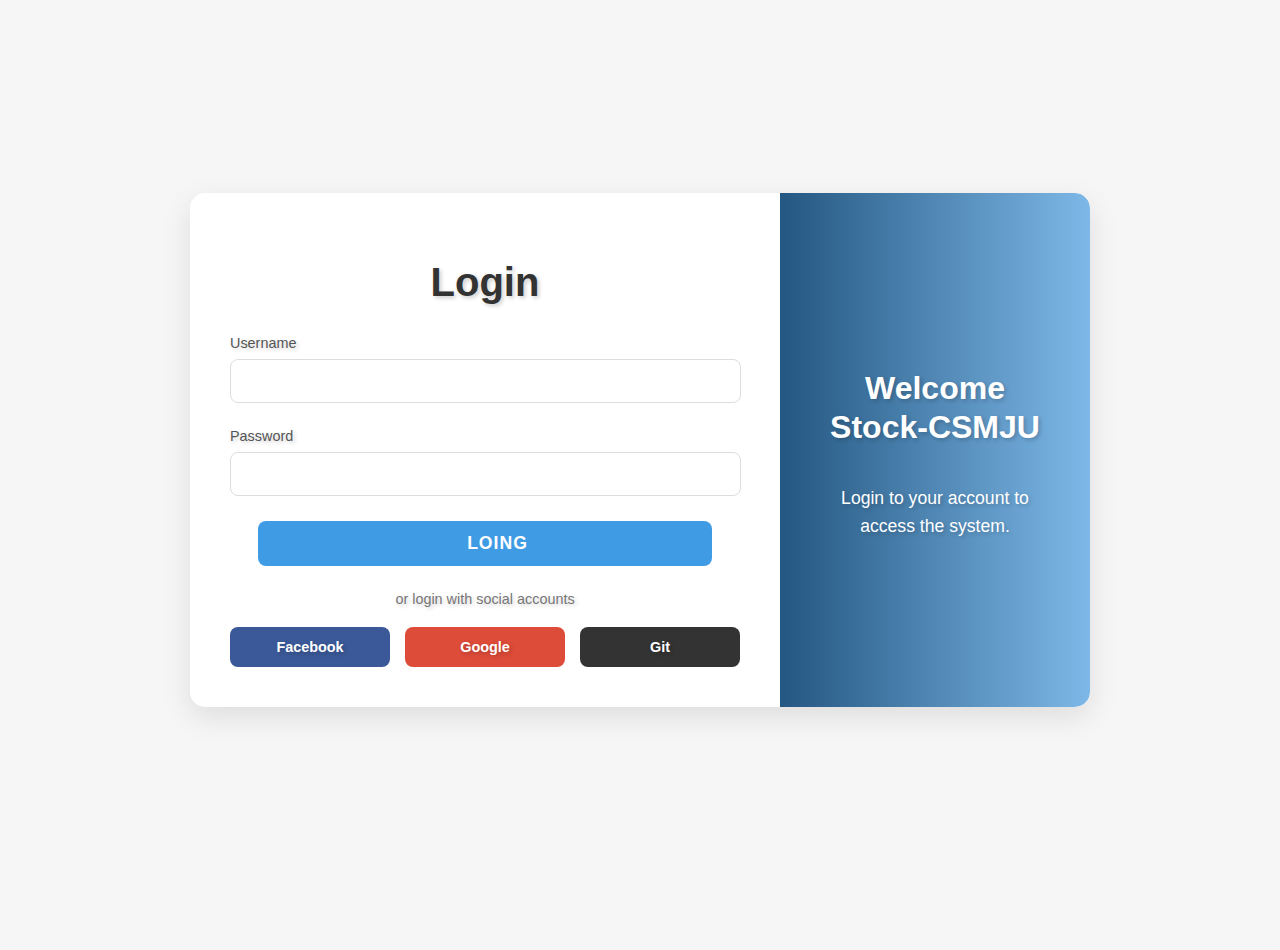
<file: index.html>
<!DOCTYPE html>
<html lang="en">
<head>
    <meta charset="UTF-8">
    <meta name="viewport" content="width=device-width, initial-scale=1.0">
    <title>Login</title>
    <link rel="stylesheet" href="/css/styles.css">

<body>

    <div>
        <div class="login-container">
            <div class="form-lodin">
                <form action="admin.html" method="GET">
                    <h1>Login</h1>
                    <div class="input-group">
                        <label for="username">Username</label>
                        <input type="text" id="username" name="username">
                        <i class="bx user"></i>
                    </div>
                    <div class="input-group">
                        <label for="password">Password</label>
                        <input type="password" id="password" name="password">
                        <i class="bx lock"></i>
                    </div>
                    <div class="input-group"> 
                        <button type="submit">LOING</button>
                    </div>
                    <p>or login with social accounts</p>
                    <div class="social-login">
                        <a href="#" class="social-btn facebook">Facebook</a>
                        <a href="#" class="social-btn google">Google</a>
                        <a href="#" class="social-btn git">Git</a>
                    </div>
                </form>
            </div>
        </div>
        
        <div class="toggle-page">
            <h2>Welcome Stock-CSMJU</h2>
            <p>Login to your account to access the system.</p>
        </div>
</html>
</file>
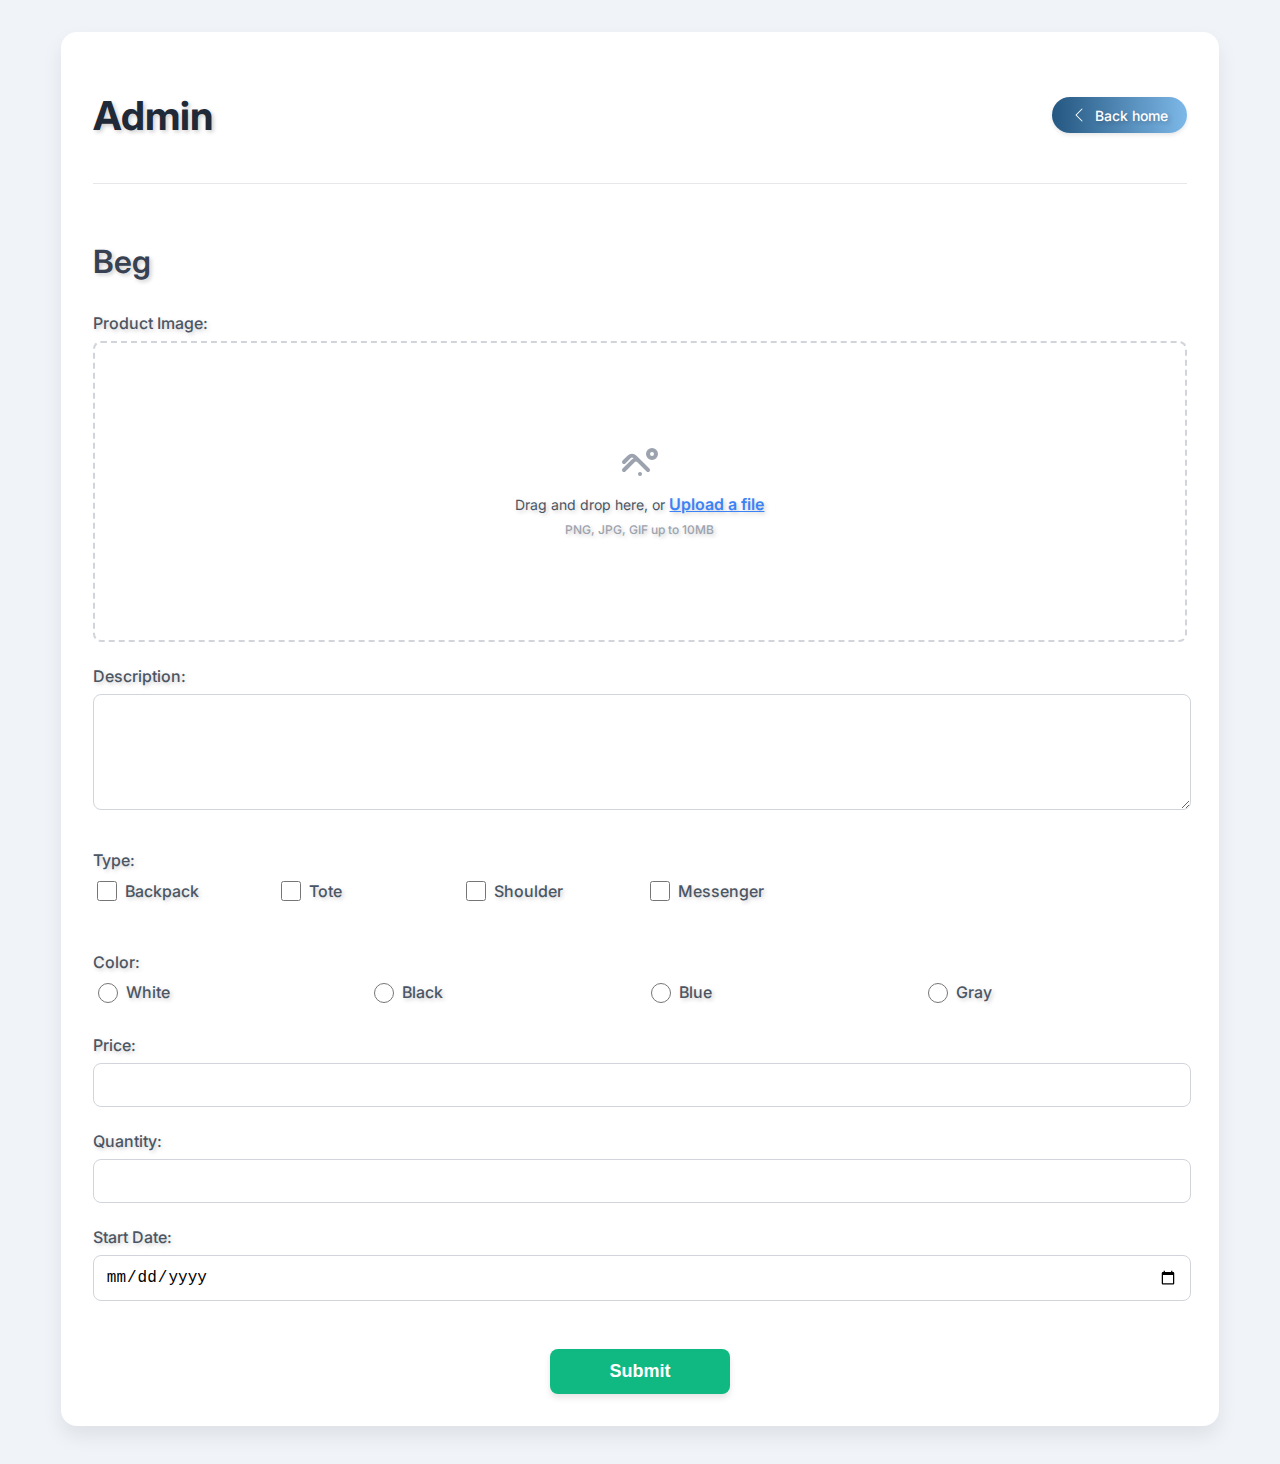
<file: bag.html>
<!DOCTYPE html>
<html lang="en">

<head>
  <meta charset="UTF-8" />
  <meta name="viewport" content="width=device-width, initial-scale=1.0" />
  <title>Admin</title>
  <link rel="stylesheet" href="https://fonts.googleapis.com/css2?family=Inter:wght@400;500;600;700&display=swap">
  <link rel="stylesheet" href="https://cdnjs.cloudflare.com/ajax/libs/font-awesome/5.15.4/css/all.min.css">
  <link rel="stylesheet" href="/css/stylesss.css">
</head>

<body>

  <div class="container">
    <!-- Header -->
    <div class="header">
      <h1>Admin</h1>
      <a href="admin.html" class="back-home">
        <svg xmlns="http://www.w3.org/2000/svg" width="16" height="16" fill="currentColor"
          viewBox="0 0 16 16">
          <path fill-rule="evenodd"
            d="M11.354 1.646a.5.5 0 0 1 0 .708L5.707 8l5.647 5.646a.5.5 0 0 1-.708.708l-6-6a.5.5 0 0 1 0-.708l6-6a.5.5 0 0 1 .708 0z" />
        </svg>
        Back home
      </a>
    </div>

    <form action="/admin" method="POST" enctype="multipart/form-data">
      <h2>Beg</h2>

      <!-- Product Image -->
      <div>
        <label for="productimage">Product Image:</label>
        <div class="file-upload-area">
          <div class="file-upload-content">
            <svg class="icon" xmlns="http://www.w3.org/2000/svg" fill="none"
              viewBox="0 0 24 24" stroke="currentColor">
              <path stroke-linecap="round" stroke-linejoin="round" stroke-width="2"
                d="M4 16l4.586-4.586a2 2 0 012.828 0L16 16m-2-2l-4.586-4.586a2 2 0 00-2.828 0L4 12m16-4a2 2 0 11-4 0 2 2 0 014 0zM12 18v.01" />
            </svg>
            <div class="file-upload-text">
              <span>Drag and drop here, or</span>
              <label for="productimage">
                Upload a file
                <input type="file" name="productimage" id="productimage" accept="image/*">
              </label>
            </div>
            <p class="file-upload-note">PNG, JPG, GIF up to 10MB</p>
          </div>
        </div>
      </div>

      <!-- รายละเอียด -->
      <div>
        <label for="description">Description:</label>
        <textarea name="description" id="description" rows="5" maxlength="500" ></textarea>
      </div>

      <!-- ประเภทกระเป๋า -->
      <div>
        <p>Type:</p>
        <div class="checkbox-group">
          <label><input type="checkbox" name="bag_type[]" value="backpack"> Backpack</label>
          <label><input type="checkbox" name="bag_type[]" value="tote"> Tote</label>
          <label><input type="checkbox" name="bag_type[]" value="shoulder"> Shoulder</label>
          <label><input type="checkbox" name="bag_type[]" value="messenger"> Messenger</label>
        </div>
      </div>

      <!-- สี -->
      <div>
        <p>Color:</p>
        <div class="radio-group">
          <label><input type="radio" name="productcolor" value="white" > White</label>
          <label><input type="radio" name="productcolor" value="black"> Black</label>
          <label><input type="radio" name="productcolor" value="blue"> Blue</label>
          <label><input type="radio" name="productcolor" value="gray"> Gray</label>
        </div>
      </div>

      <!-- ราคา -->
      <div>
        <label for="price">Price:</label>
        <input type="number" name="price" id="price" min="0" max="700" step="10" >
      </div>

      <!-- จำนวน -->
      <div>
        <label for="quantity">Quantity:</label>
        <input type="number" name="quantity" id="quantity" >
      </div>

      <!-- วันที่เริ่มขาย -->
      <div>
        <label for="startdate">Start Date:</label>
        <input type="date" name="startdate" id="startdate" >
      </div>

      <div style="text-align: center;">
        <button type="submit">Submit</button>
      </div>
    </form>
  </div>

</body>

</html>
</file>
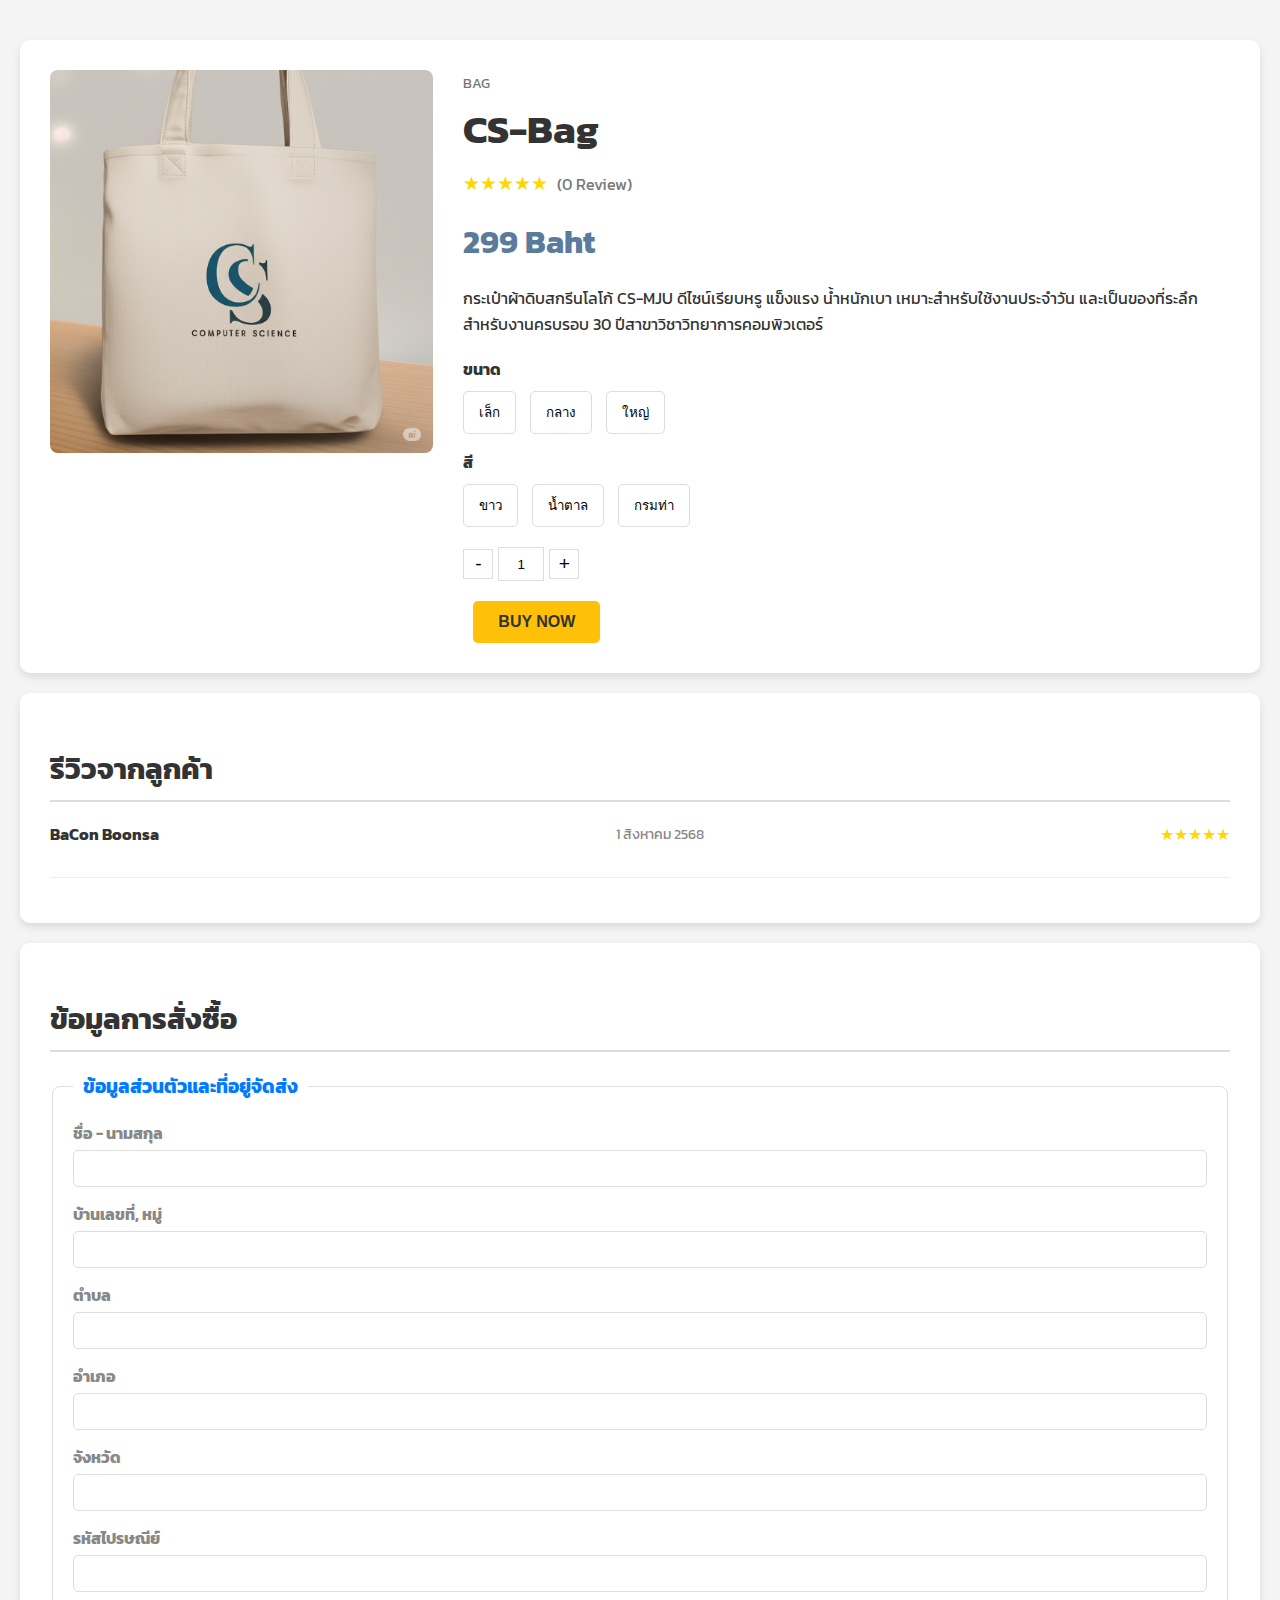
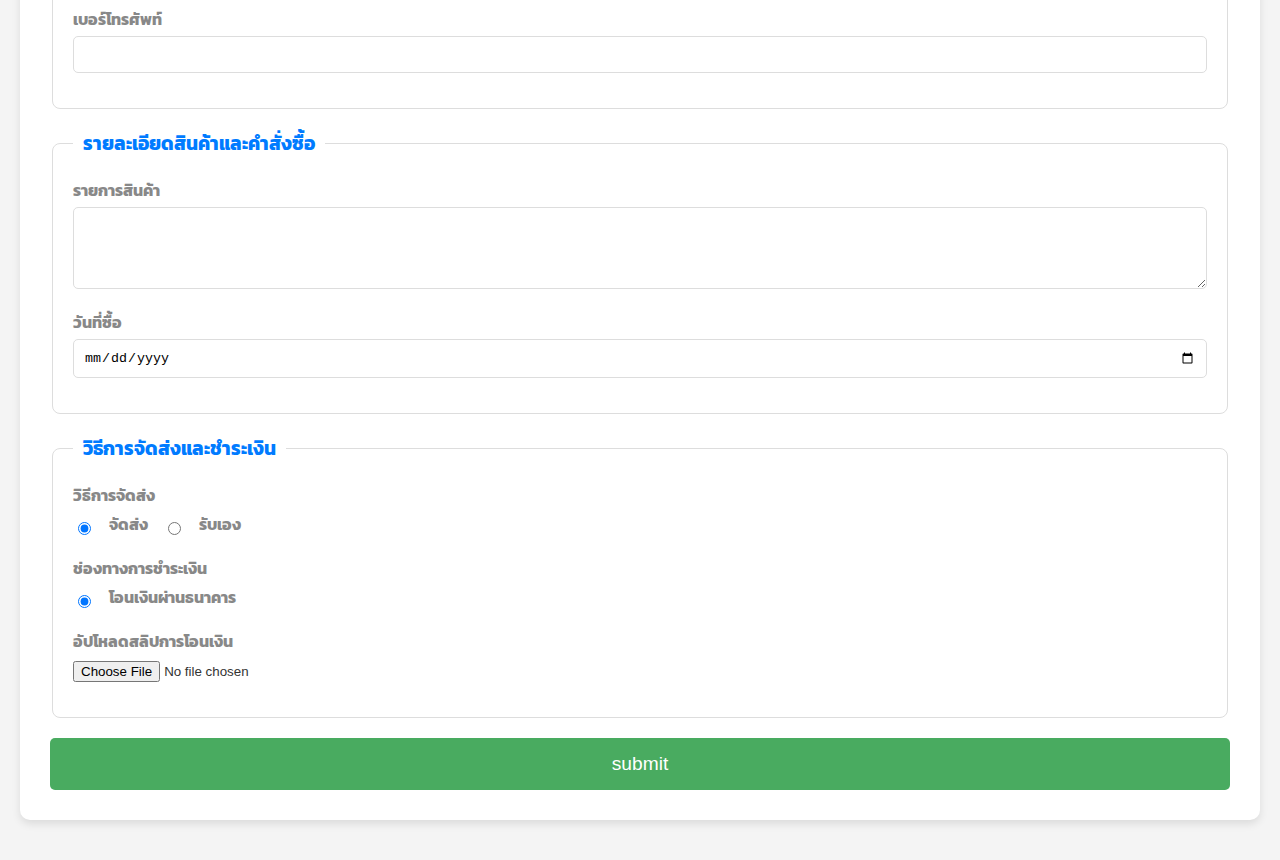
<file: shbeg.html>
<!DOCTYPE html>
<html lang="th">
<head>
    <meta charset="UTF-8">
    <meta name="viewport" content="width=device-width, initial-scale=1.0">
    <title>รายละเอียดสินค้า - CS-Bag</title>
    <link rel="stylesheet" href="/css/shopp.css">
    <link href="https://fonts.googleapis.com/css2?family=Kanit:wght@300;400;700&display=swap&subset=thai" rel="stylesheet">
</head>
<body>
    <div class="product-container">
        <div class="product-image-section">
            <div class="main-image-wrapper">
                <img src="/images/BEG csss.png" alt="CS Bag">
            </div>
        </div>

        <div class="product-details-section">
            <div class="product-header">
                <span class="category">BAG</span>
                <h1 class="product-title">CS-Bag</h1>
                <div class="rating">
                    <span class="stars">★★★★★</span>
                    <span class="review-count">(0 Review)</span>
                </div>
            </div>
            
            <div class="price-info">
                <span class="current-price">299 Baht</span>
            </div>

            <p class="description">
                กระเป๋าผ้าดิบสกรีนโลโก้ CS-MJU ดีไซน์เรียบหรู แข็งแรง น้ำหนักเบา เหมาะสำหรับใช้งานประจำวัน 
                และเป็นของที่ระลึกสำหรับงานครบรอบ 30 ปีสาขาวิชาวิทยาการคอมพิวเตอร์
            </p>

            <div class="product-options">
                <div class="size-volume">
                    <h3>ขนาด</h3>
                    <div class="size-options">
                        <button class="size-btn">เล็ก</button>
                        <button class="size-btn">กลาง</button>
                        <button class="size-btn">ใหญ่</button>
                    </div>
                </div>
                
                <div class="color-options">
                    <h3>สี</h3>
                    <div class="size-options">
                        <button class="size-btn">ขาว</button>
                        <button class="size-btn">น้ำตาล</button>
                        <button class="size-btn">กรมท่า</button>
                    </div>
                </div>

                <div class="quantity-selector">
                    <button class="quantity-btn">-</button>
                    <input type="text" value="1" readonly>
                    <button class="quantity-btn">+</button>
                </div>
                
                <div class="action-buttons">
                    <button class="buy-now-btn">Buy Now</button>
                </div>
            </div>

        </div>
    </div>
    
    <div class="review-section">
        <h2>รีวิวจากลูกค้า</h2>
        <div class="review-list">
            <div class="review-item">
                <div class="review-header">
                    <span class="reviewer-name">BaCon Boonsa</span>
                    <span class="review-date">1 สิงหาคม 2568</span>
                    <span class="review-rating">★★★★★</span>
                </div>
                <p class="review-text"></p>
            </div>
        </div>
    </div>

    <div class="order-form-container">
        <h2>ข้อมูลการสั่งซื้อ</h2>
        <form class="order-form">
            <fieldset>
                <legend>ข้อมูลส่วนตัวและที่อยู่จัดส่ง</legend>
                <div class="form-group">
                    <label for="full-name">ชื่อ - นามสกุล</label>
                    <input type="text" id="full-name" name="full-name" required>
                </div>
                <div class="form-group">
                    <label for="address">บ้านเลขที่, หมู่</label>
                    <input type="text" id="address" name="address" required>
                </div>
                <div class="form-group">
                    <label for="sub-district">ตำบล</label>
                    <input type="text" id="sub-district" name="sub-district" required>
                </div>
                <div class="form-group">
                    <label for="district">อำเภอ</label>
                    <input type="text" id="district" name="district" required>
                </div>
                <div class="form-group">
                    <label for="province">จังหวัด</label>
                    <input type="text" id="province" name="province" required>
                </div>
                <div class="form-group">
                    <label for="zip-code">รหัสไปรษณีย์</label>
                    <input type="text" id="zip-code" name="zip-code" required>
                </div>
                <div class="form-group">
                    <label for="phone">เบอร์โทรศัพท์</label>
                    <input type="tel" id="phone" name="phone" required>
                </div>
            </fieldset>

            <fieldset>
                <legend>รายละเอียดสินค้าและคำสั่งซื้อ</legend>
                <div class="form-group">
                    <label for="product-details">รายการสินค้า</label>
                    <textarea id="product-details" name="product-details" rows="4" required></textarea>
                </div>
                <div class="form-group">
                    <label for="purchase-date">วันที่ซื้อ</label>
                    <input type="date" id="purchase-date" name="purchase-date" required>
                </div>
            </fieldset>

            <fieldset>
                <legend>วิธีการจัดส่งและชำระเงิน</legend>
                <div class="form-group shipping-options">
                    <label>วิธีการจัดส่ง</label>
                    <div>
                        <input type="radio" id="delivery" name="shipping-method" value="delivery" checked>
                        <label for="delivery">จัดส่ง</label>
                        <input type="radio" id="pickup" name="shipping-method" value="pickup">
                        <label for="pickup">รับเอง</label>
                    </div>
                </div>
                <div class="form-group payment-options">
                    <label>ช่องทางการชำระเงิน</label>
                    <div>
                        <input type="radio" id="bank-transfer" name="payment-method" value="bank-transfer" checked>
                        <label for="bank-transfer">โอนเงินผ่านธนาคาร</label>
                    </div>
                </div>
                <div class="form-group">
                    <label for="slip-upload">อัปโหลดสลิปการโอนเงิน</label>
                    <input type="file" id="slip-upload" name="slip-upload" accept="image/*" required>
                </div>
            </fieldset>

            <button type="submit" class="submit-button">submit</button>
        </form>
    </div>

</body>
</html>
</file>
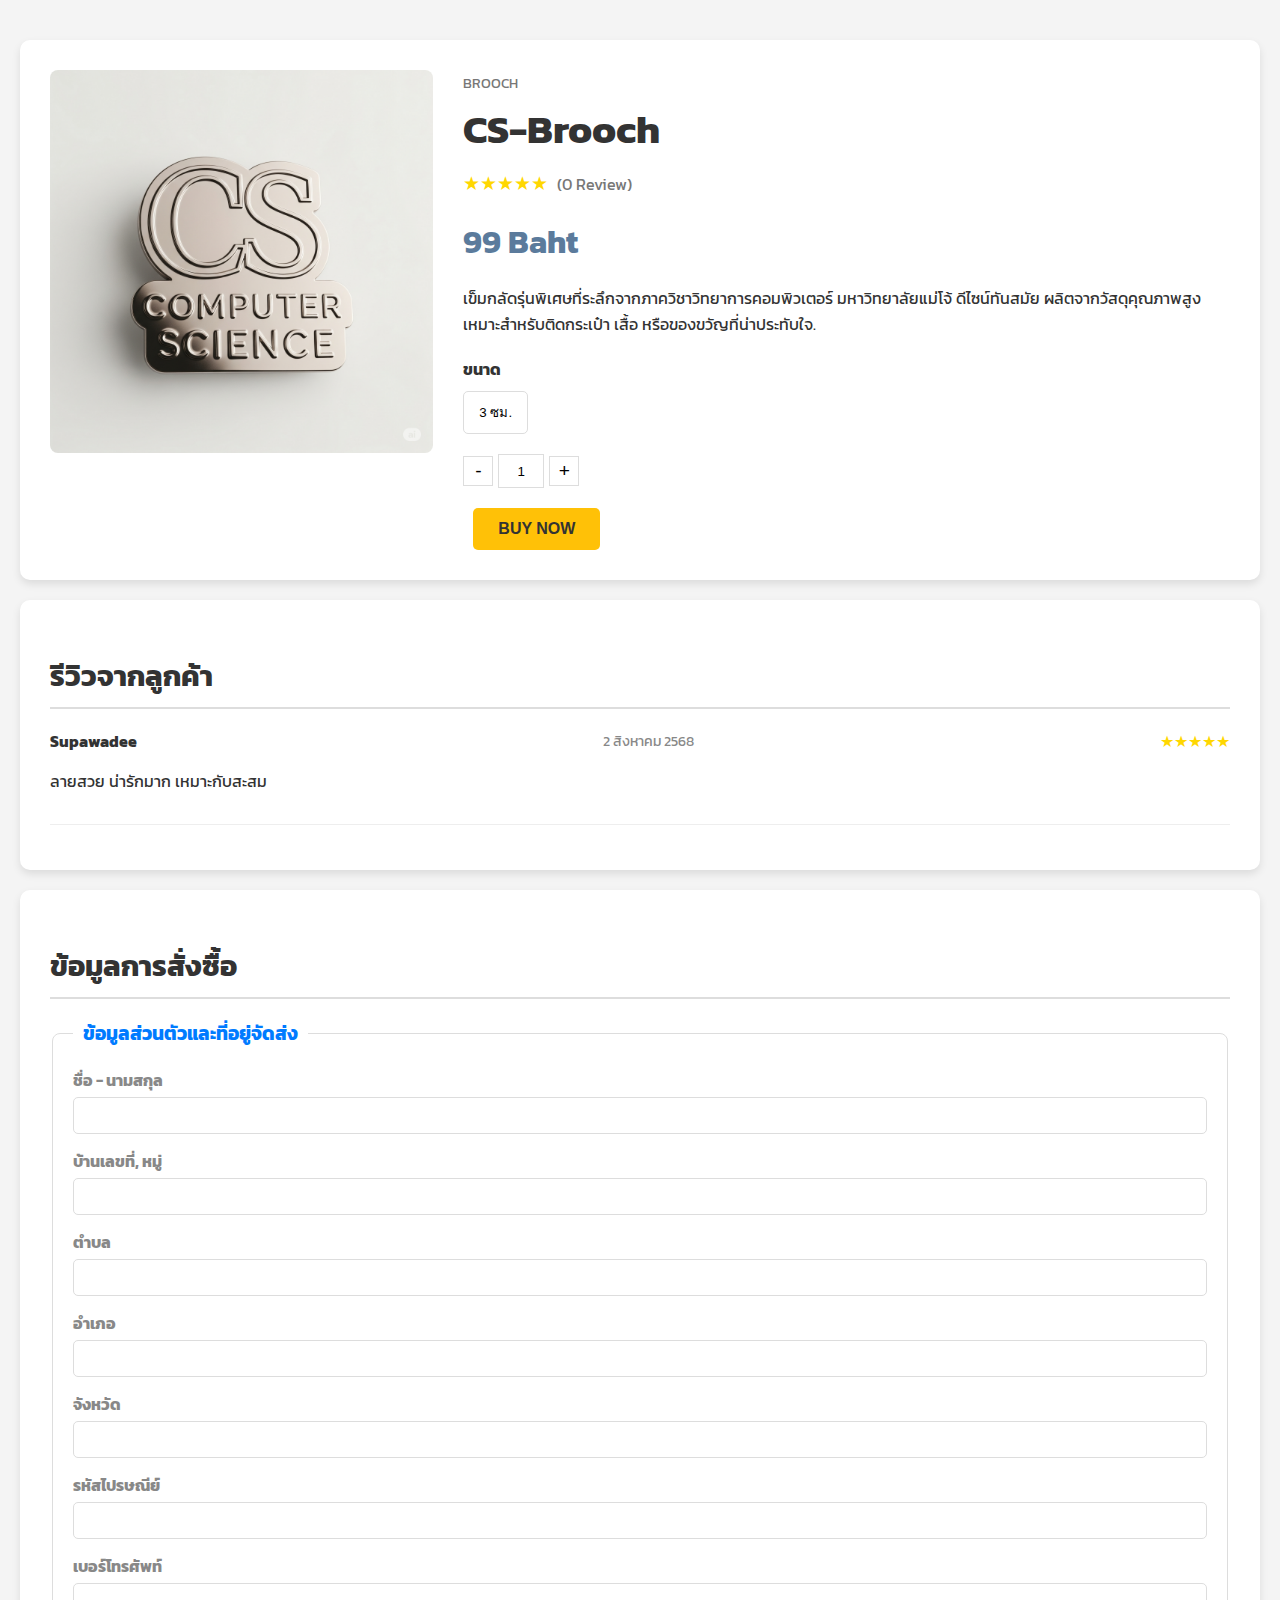
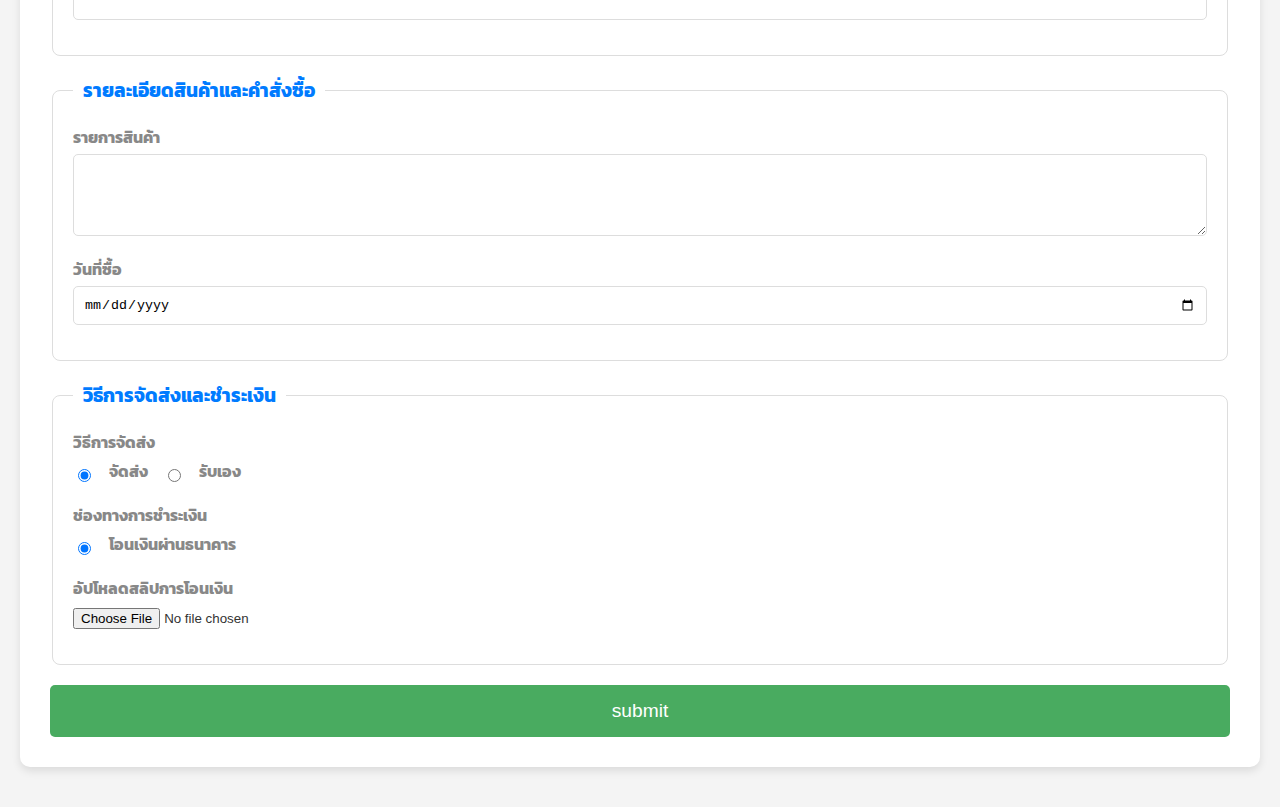
<file: shbh.html>
<!DOCTYPE html>
<html lang="th">
<head>
  <meta charset="UTF-8">
  <meta name="viewport" content="width=device-width, initial-scale=1.0">
  <title>รายละเอียดสินค้า - CS-Brooch</title>
  <link rel="stylesheet" href="/css/shopp.css">
  <link href="https://fonts.googleapis.com/css2?family=Kanit:wght@300;400;700&display=swap&subset=thai" rel="stylesheet">
</head>
<body>
  <div class="product-container">
    <div class="product-image-section">
      <div class="main-image-wrapper">
        <img src="/images/brooh.png" alt="CS Brooch">
      </div>
    </div>

    <div class="product-details-section">
      <div class="product-header">
        <span class="category">BROOCH</span>
        <h1 class="product-title">CS-Brooch</h1>
        <div class="rating">
          <span class="stars">★★★★★</span>
          <span class="review-count">(0 Review)</span>
        </div>
      </div>

      <div class="price-info">
        <span class="current-price">99 Baht</span>
      </div>

      <p class="description">
        เข็มกลัดรุ่นพิเศษที่ระลึกจากภาควิชาวิทยาการคอมพิวเตอร์ มหาวิทยาลัยแม่โจ้ ดีไซน์ทันสมัย ผลิตจากวัสดุคุณภาพสูง เหมาะสำหรับติดกระเป๋า เสื้อ หรือของขวัญที่น่าประทับใจ.
      </p>

      <div class="product-options">
        <div class="size-volume">
          <h3>ขนาด</h3>
          <div class="size-options">
            <button class="size-btn">3 ซม.</button>
          </div>
        </div>

        <div class="quantity-selector">
          <button class="quantity-btn">-</button>
          <input type="text" value="1" readonly>
          <button class="quantity-btn">+</button>
        </div>

        <div class="action-buttons">
          <button class="buy-now-btn">Buy Now</button>
        </div>
      </div>
    </div>
  </div>

  <div class="review-section">
    <h2>รีวิวจากลูกค้า</h2>
    <div class="review-list">
      <div class="review-item">
        <div class="review-header">
          <span class="reviewer-name">Supawadee</span>
          <span class="review-date">2 สิงหาคม 2568</span>
          <span class="review-rating">★★★★★</span>
        </div>
        <p class="review-text">ลายสวย น่ารักมาก เหมาะกับสะสม</p>
      </div>
    </div>
  </div>

  <div class="order-form-container">
    <h2>ข้อมูลการสั่งซื้อ</h2>
    <form class="order-form">
      <fieldset>
        <legend>ข้อมูลส่วนตัวและที่อยู่จัดส่ง</legend>
        <div class="form-group">
          <label for="full-name">ชื่อ - นามสกุล</label>
          <input type="text" id="full-name" name="full-name" required>
        </div>
        <div class="form-group">
          <label for="address">บ้านเลขที่, หมู่</label>
          <input type="text" id="address" name="address" required>
        </div>
        <div class="form-group">
          <label for="sub-district">ตำบล</label>
          <input type="text" id="sub-district" name="sub-district" required>
        </div>
        <div class="form-group">
          <label for="district">อำเภอ</label>
          <input type="text" id="district" name="district" required>
        </div>
        <div class="form-group">
          <label for="province">จังหวัด</label>
          <input type="text" id="province" name="province" required>
        </div>
        <div class="form-group">
          <label for="zip-code">รหัสไปรษณีย์</label>
          <input type="text" id="zip-code" name="zip-code" required>
        </div>
        <div class="form-group">
          <label for="phone">เบอร์โทรศัพท์</label>
          <input type="tel" id="phone" name="phone" required>
        </div>
      </fieldset>

      <fieldset>
        <legend>รายละเอียดสินค้าและคำสั่งซื้อ</legend>
        <div class="form-group">
          <label for="product-details">รายการสินค้า</label>
          <textarea id="product-details" name="product-details" rows="4" required></textarea>
        </div>
        <div class="form-group">
          <label for="purchase-date">วันที่ซื้อ</label>
          <input type="date" id="purchase-date" name="purchase-date" required>
        </div>
      </fieldset>

      <fieldset>
        <legend>วิธีการจัดส่งและชำระเงิน</legend>
        <div class="form-group shipping-options">
          <label>วิธีการจัดส่ง</label>
          <div>
            <input type="radio" id="delivery" name="shipping-method" value="delivery" checked>
            <label for="delivery">จัดส่ง</label>
            <input type="radio" id="pickup" name="shipping-method" value="pickup">
            <label for="pickup">รับเอง</label>
          </div>
        </div>
        <div class="form-group payment-options">
          <label>ช่องทางการชำระเงิน</label>
          <div>
            <input type="radio" id="bank-transfer" name="payment-method" value="bank-transfer" checked>
            <label for="bank-transfer">โอนเงินผ่านธนาคาร</label>
          </div>
        </div>
        <div class="form-group">
          <label for="slip-upload">อัปโหลดสลิปการโอนเงิน</label>
          <input type="file" id="slip-upload" name="slip-upload" accept="image/*" required>
        </div>
      </fieldset>

      <button type="submit" class="submit-button">submit</button>
    </form>
  </div>
</body>
</html>
</file>
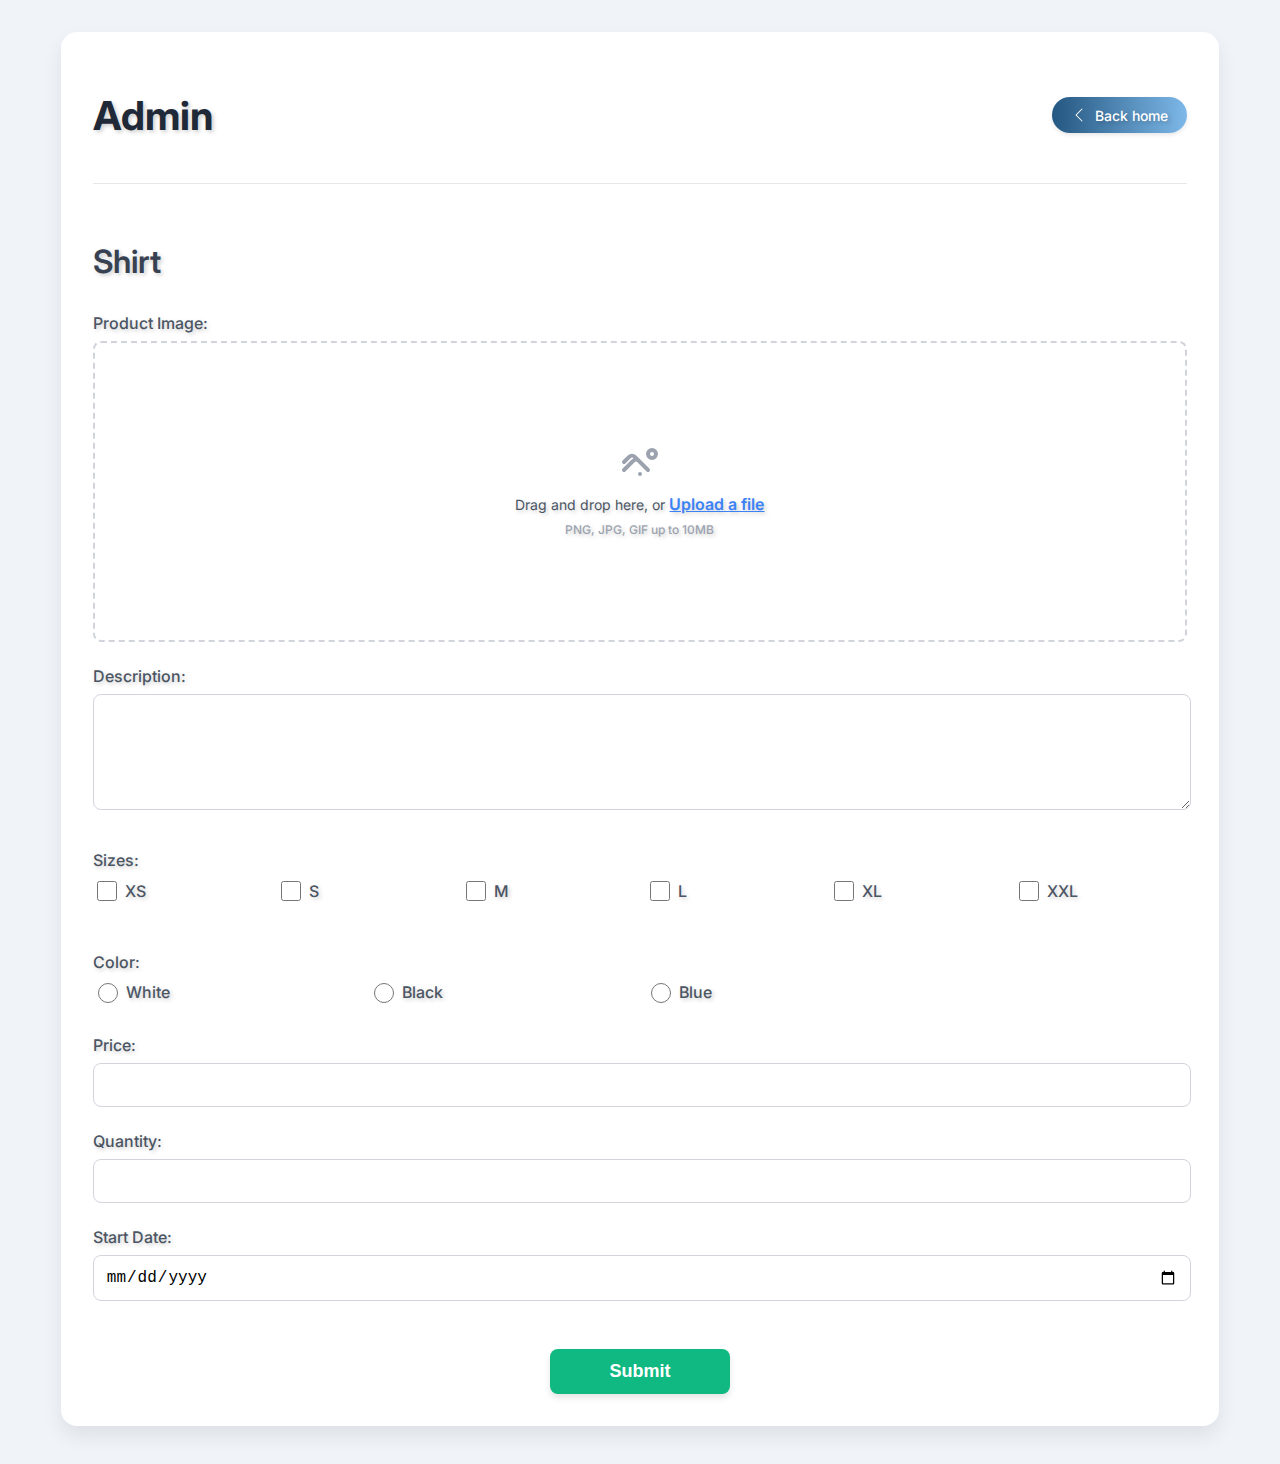
<file: shirt.html>
<!DOCTYPE html>
<html lang="en">

<head>
    <meta charset="UTF-8" />
    <meta name="viewport" content="width=device-width, initial-scale=1.0" />
    <title>Admin</title>
    <link rel="stylesheet" href="https://fonts.googleapis.com/css2?family=Inter:wght@400;500;600;700&display=swap">
    <!-- Font Awesome for icons -->
    <link rel="stylesheet" href="https://cdnjs.cloudflare.com/ajax/libs/font-awesome/5.15.4/css/all.min.css">
    <link rel="stylesheet" href="/css/stylesss.css">
</head>

<body>

    <div class="container">
        <!-- Header -->
        <div class="header">
            <h1>Admin</h1>
            <a href="admin.html" class="back-home">
                <svg xmlns="http://www.w3.org/2000/svg" width="16" height="16" fill="currentColor" viewBox="0 0 16 16">
                    <path fill-rule="evenodd" d="M11.354 1.646a.5.5 0 0 1 0 .708L5.707 8l5.647 5.646a.5.5 0 0 1-.708.708l-6-6a.5.5 0 0 1 0-.708l6-6a.5.5 0 0 1 .708 0z"/>
                </svg>
                Back home
            </a>
        </div>

        <form action="/admin" method="POST" enctype="multipart/form-data">
            <h2>Shirt</h2>

            <!-- Product Image -->
            <div>
                <label for="productimage">Product Image:</label>
                <div class="file-upload-area">
                    <div class="file-upload-content">
                        <!-- SVG Icon for File Upload -->
                        <svg class="icon" xmlns="http://www.w3.org/2000/svg" fill="none" viewBox="0 0 24 24" stroke="currentColor">
                            <path stroke-linecap="round" stroke-linejoin="round" stroke-width="2" d="M4 16l4.586-4.586a2 2 0 012.828 0L16 16m-2-2l-4.586-4.586a2 2 0 00-2.828 0L4 12m16-4a2 2 0 11-4 0 2 2 0 014 0zM12 18v.01"/>
                        </svg>
                        <div class="file-upload-text">
                            <span>Drag and drop here, or</span>
                            <label for="productimage">
                                Upload a file
                                <input type="file" name="productimage" id="productimage" accept="image/*" >
                            </label>
                        </div>
                        <p class="file-upload-note">PNG, JPG, GIF up to 10MB</p>
                    </div>
                </div>
            </div>

            <!-- รายละเอียด -->
            <div>
                <label for="description">Description:</label>
                <textarea name="description" id="description" rows="5" maxlength="500" ></textarea>
            </div>

            <!-- ขนาด -->
            <div>
                <p>Sizes:</p>
                <div class="checkbox-group">
                    <label><input type="checkbox" name="shirt_size[]" value="XS"> XS</label>
                    <label><input type="checkbox" name="shirt_size[]" value="S"> S</label>
                    <label><input type="checkbox" name="shirt_size[]" value="M"> M</label>
                    <label><input type="checkbox" name="shirt_size[]" value="L"> L</label>
                    <label><input type="checkbox" name="shirt_size[]" value="XL"> XL</label>
                    <label><input type="checkbox" name="shirt_size[]" value="XXL"> XXL</label>
                </div>
            </div>

            <!-- สี -->
            <div>
                <p>Color:</p>
                <div class="radio-group">
                    <label><input type="radio" name="productcolor" value="white" > White</label>
                    <label><input type="radio" name="productcolor" value="black"> Black</label>
                    <label><input type="radio" name="productcolor" value="blue"> Blue</label>
                </div>
            </div>

            <!-- ราคา -->
            <div>
                <label for="price">Price:</label>
                <input type="number" name="price" id="price" min="0" max="700" step="10" >
            </div>

            <!-- จำนวน -->
            <div>
                <label for="quantity">Quantity:</label>
                <input type="number" name="quantity" id="quantity" >
            </div>

            <!-- วันที่เริ่มขาย -->
            <div>
                <label for="startdate">Start Date:</label>
                <input type="date" name="startdate" id="startdate" >
            </div>

            <div>
                <button type="submit">Submit</button>
            </div>
        </form>
    </div>

</body>

</html>
</file>
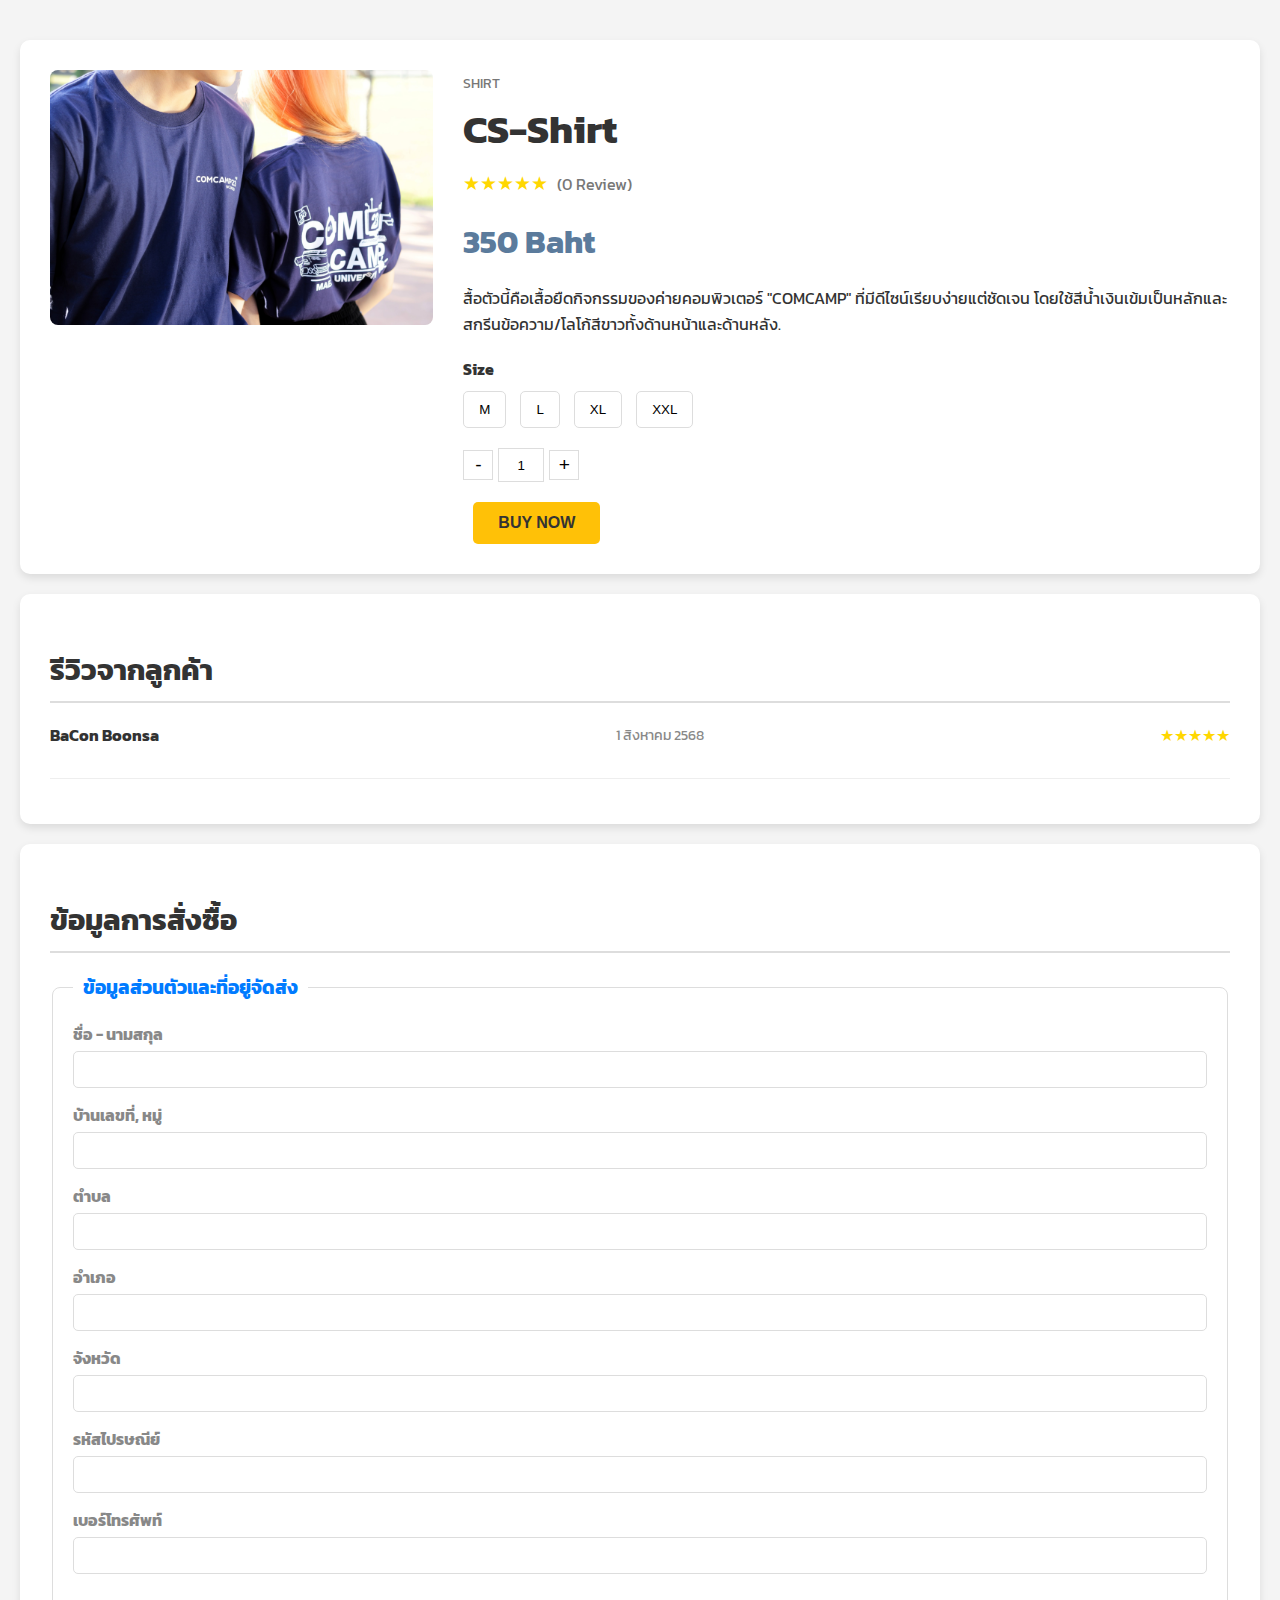
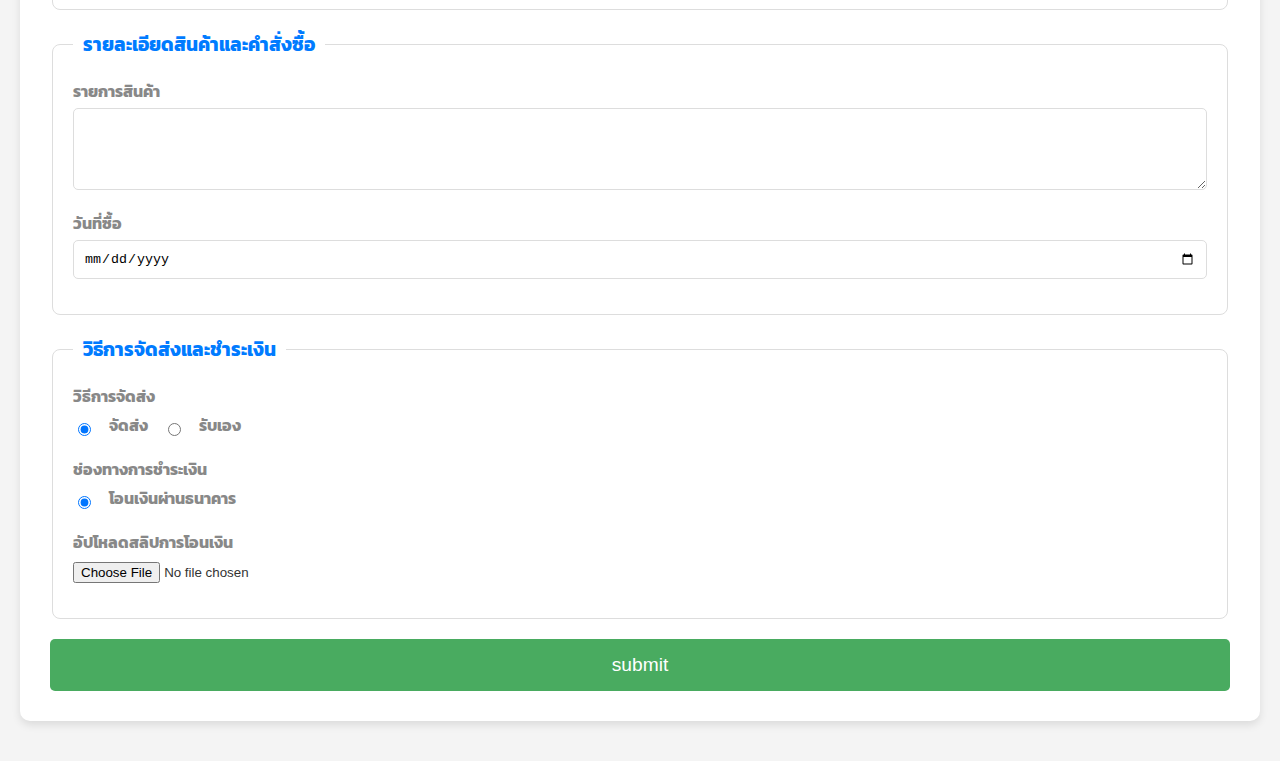
<file: shopp.html>
<!DOCTYPE html>
<html lang="th">
<head>
    <meta charset="UTF-8">
    <meta name="viewport" content="width=device-width, initial-scale=1.0">
    <title>รายละเอียดสินค้า - SilkSkin Serum</title>
    <link rel="stylesheet" href="/css/shopp.css">
    <link href="https://fonts.googleapis.com/css2?family=Kanit:wght@300;400;700&display=swap&subset=thai" rel="stylesheet">
    </head>
<body>
    <div class="product-container">
        <div class="product-image-section">
            <div class="main-image-wrapper">
                <img src="/images/section.jpg" alt="CSS STROCK">
            </div>
        </div>

        <div class="product-details-section">
            <div class="product-header">
                <span class="category">SHIRT</span>
                <h1 class="product-title">CS-Shirt</h1>
                <div class="rating">
                    <span class="stars">★★★★★</span>
                    <span class="review-count">(0 Review)</span>
                </div>
            </div>
            
            <div class="price-info">
                <span class="current-price">350 Baht</span>
            </div>

            <p class="description">สื้อตัวนี้คือเสื้อยืดกิจกรรมของค่ายคอมพิวเตอร์ "COMCAMP" ที่มีดีไซน์เรียบง่ายแต่ชัดเจน โดยใช้สีน้ำเงินเข้มเป็นหลักและสกรีนข้อความ/โลโก้สีขาวทั้งด้านหน้าและด้านหลัง.</p>

            <div class="product-options">
                <div class="size-volume">
                    <h3>Size</h3>
                    <div class="size-options">
                        <button class="size-btn">M</button>
                        <button class="size-btn">L</button>
                        <button class="size-btn">XL</button>
                        <button class="size-btn">XXL</button>
                    </div>
                </div>
                
                <div class="quantity-selector">
                    <button class="quantity-btn">-</button>
                    <input type="text" value="1" readonly>
                    <button class="quantity-btn">+</button>
                </div>
                
                <div class="action-buttons">
                    <button class="buy-now-btn">Buy Now</button>
                </div>
            </div>

        </div>
    </div>
    
    <div class="review-section">
        <h2>รีวิวจากลูกค้า</h2>
        <div class="review-list">
            <div class="review-item">
                <div class="review-header">
                    <span class="reviewer-name">BaCon Boonsa</span>
                    <span class="review-date">1 สิงหาคม 2568</span>
                    <span class="review-rating">★★★★★</span>
                </div>
                <p class="review-text"></p>
            </div>
            </div>
    </div>

    <div class="order-form-container">
        <h2>ข้อมูลการสั่งซื้อ</h2>
        <form class="order-form">
            <fieldset>
                <legend>ข้อมูลส่วนตัวและที่อยู่จัดส่ง</legend>
                <div class="form-group">
                    <label for="full-name">ชื่อ - นามสกุล</label>
                    <input type="text" id="full-name" name="full-name" required>
                </div>
                <div class="form-group">
                    <label for="address">บ้านเลขที่, หมู่</label>
                    <input type="text" id="address" name="address" required>
                </div>
                <div class="form-group">
                    <label for="sub-district">ตำบล</label>
                    <input type="text" id="sub-district" name="sub-district" required>
                </div>
                <div class="form-group">
                    <label for="district">อำเภอ</label>
                    <input type="text" id="district" name="district" required>
                </div>
                <div class="form-group">
                    <label for="province">จังหวัด</label>
                    <input type="text" id="province" name="province" required>
                </div>
                <div class="form-group">
                    <label for="zip-code">รหัสไปรษณีย์</label>
                    <input type="text" id="zip-code" name="zip-code" required>
                </div>
                <div class="form-group">
                    <label for="phone">เบอร์โทรศัพท์</label>
                    <input type="tel" id="phone" name="phone" required>
                </div>
            </fieldset>

            <fieldset>
                <legend>รายละเอียดสินค้าและคำสั่งซื้อ</legend>
                <div class="form-group">
                    <label for="product-details">รายการสินค้า</label>
                    <textarea id="product-details" name="product-details" rows="4" required></textarea>
                </div>
                <div class="form-group">
                    <label for="purchase-date">วันที่ซื้อ</label>
                    <input type="date" id="purchase-date" name="purchase-date" required>
                </div>
            </fieldset>

            <fieldset>
                <legend>วิธีการจัดส่งและชำระเงิน</legend>
                <div class="form-group shipping-options">
                    <label>วิธีการจัดส่ง</label>
                    <div>
                        <input type="radio" id="delivery" name="shipping-method" value="delivery" checked>
                        <label for="delivery">จัดส่ง</label>
                        <input type="radio" id="pickup" name="shipping-method" value="pickup">
                        <label for="pickup">รับเอง</label>
                    </div>
                </div>
                <div class="form-group payment-options">
                    <label>ช่องทางการชำระเงิน</label>
                    <div>
                        <input type="radio" id="bank-transfer" name="payment-method" value="bank-transfer" checked>
                        <label for="bank-transfer">โอนเงินผ่านธนาคาร</label>
                        </div>
                </div>
                <div class="form-group">
                    <label for="slip-upload">อัปโหลดสลิปการโอนเงิน</label>
                    <input type="file" id="slip-upload" name="slip-upload" accept="image/*" required>
                </div>
            </fieldset>

            <button type="submit" class="submit-button">submit</button>
        </form>
    </div>

</body>
</html>
</file>
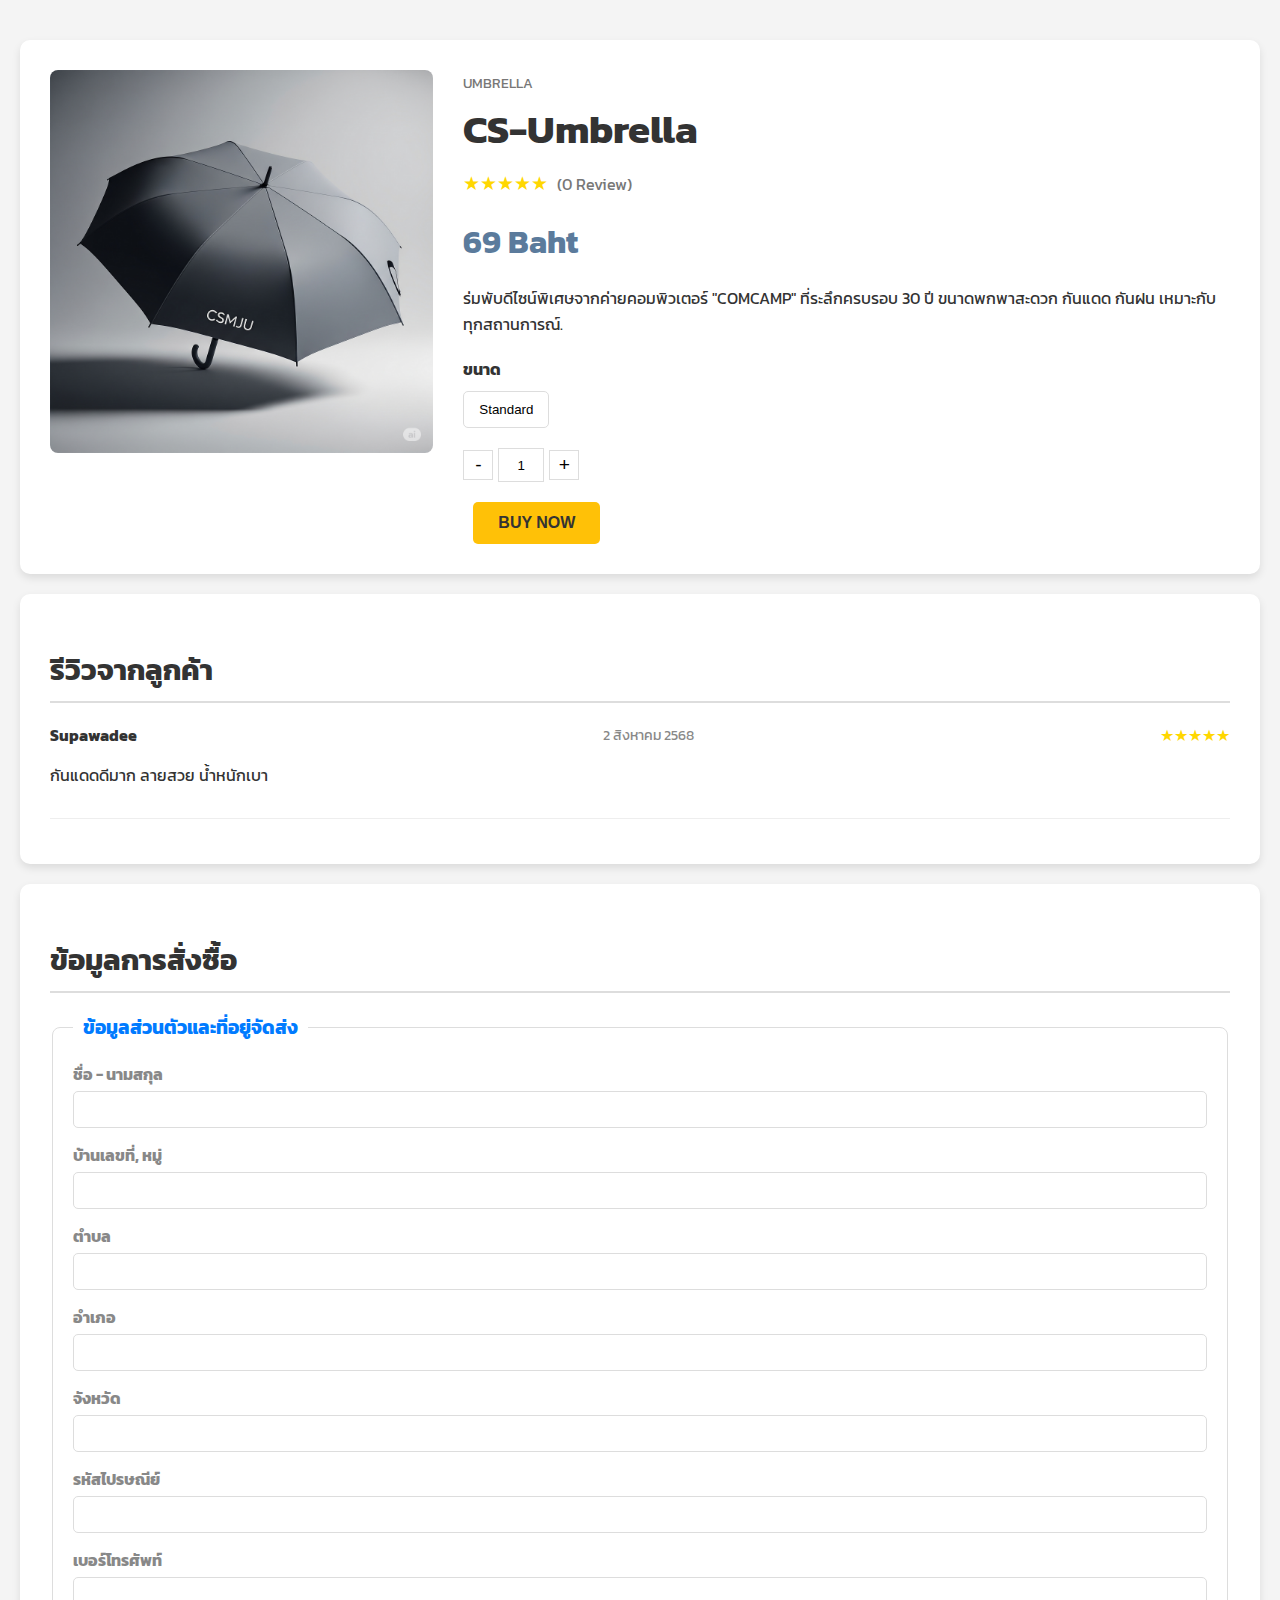
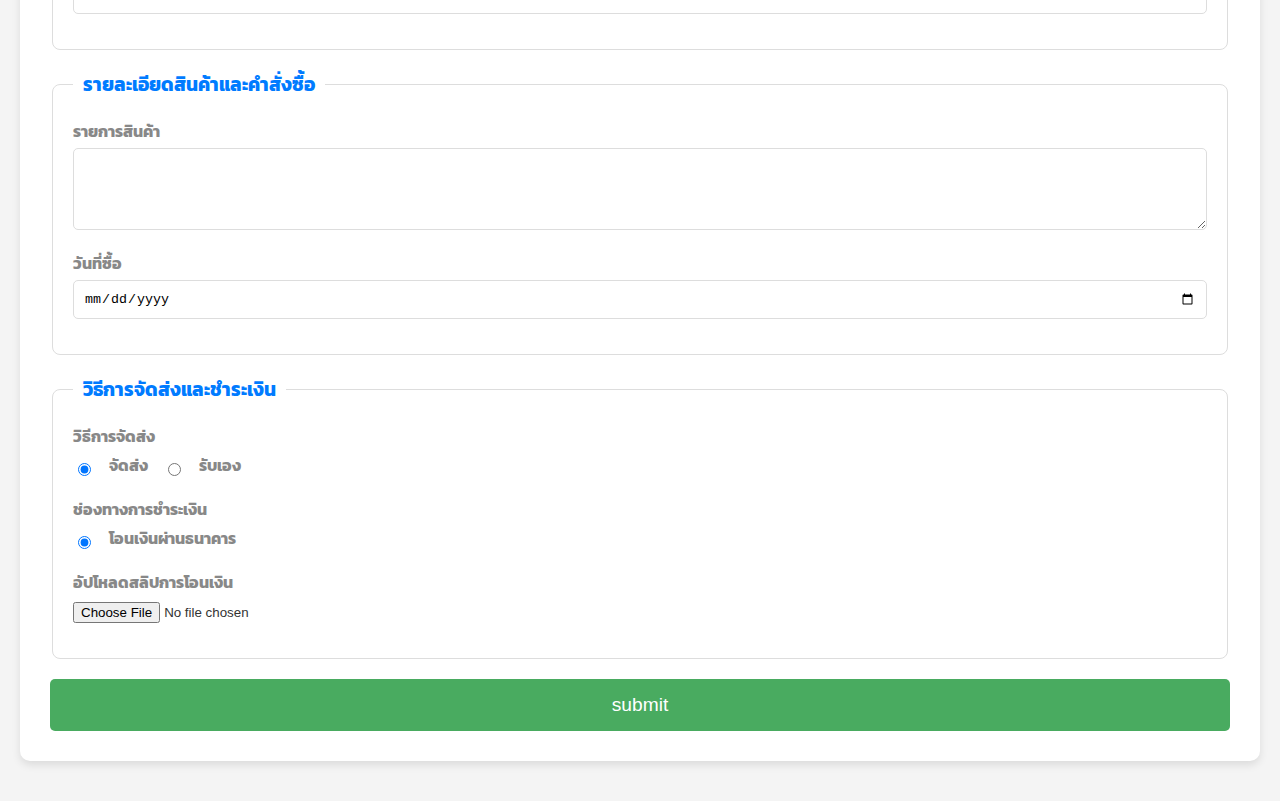
<file: shur.html>
<!DOCTYPE html>
<html lang="th">
<head>
  <meta charset="UTF-8">
  <meta name="viewport" content="width=device-width, initial-scale=1.0">
  <title>รายละเอียดสินค้า - CS-Umbrella</title>
  <link rel="stylesheet" href="/css/shopp.css">
  <link href="https://fonts.googleapis.com/css2?family=Kanit:wght@300;400;700&display=swap&subset=thai" rel="stylesheet">
</head>
<body>
  <div class="product-container">
    <div class="product-image-section">
      <div class="main-image-wrapper">
        <img src="/images/ur.png" alt="CS Umbrella">
      </div>
    </div>

    <div class="product-details-section">
      <div class="product-header">
        <span class="category">UMBRELLA</span>
        <h1 class="product-title">CS-Umbrella</h1>
        <div class="rating">
          <span class="stars">★★★★★</span>
          <span class="review-count">(0 Review)</span>
        </div>
      </div>
      
      <div class="price-info">
        <span class="current-price">69 Baht</span>
      </div>

      <p class="description">
        ร่มพับดีไซน์พิเศษจากค่ายคอมพิวเตอร์ "COMCAMP" ที่ระลึกครบรอบ 30 ปี ขนาดพกพาสะดวก กันแดด กันฝน เหมาะกับทุกสถานการณ์.
      </p>

      <div class="product-options">
        <div class="size-volume">
          <h3>ขนาด</h3>
          <div class="size-options">
            <button class="size-btn">Standard</button>
          </div>
        </div>

        <div class="quantity-selector">
          <button class="quantity-btn">-</button>
          <input type="text" value="1" readonly>
          <button class="quantity-btn">+</button>
        </div>

        <div class="action-buttons">
          <button class="buy-now-btn">Buy Now</button>
        </div>
      </div>
    </div>
  </div>

  <div class="review-section">
    <h2>รีวิวจากลูกค้า</h2>
    <div class="review-list">
      <div class="review-item">
        <div class="review-header">
          <span class="reviewer-name">Supawadee</span>
          <span class="review-date">2 สิงหาคม 2568</span>
          <span class="review-rating">★★★★★</span>
        </div>
        <p class="review-text">กันแดดดีมาก ลายสวย น้ำหนักเบา</p>
      </div>
    </div>
  </div>

  <div class="order-form-container">
    <h2>ข้อมูลการสั่งซื้อ</h2>
    <form class="order-form">
      <fieldset>
        <legend>ข้อมูลส่วนตัวและที่อยู่จัดส่ง</legend>
        <div class="form-group">
          <label for="full-name">ชื่อ - นามสกุล</label>
          <input type="text" id="full-name" name="full-name" required>
        </div>
        <div class="form-group">
          <label for="address">บ้านเลขที่, หมู่</label>
          <input type="text" id="address" name="address" required>
        </div>
        <div class="form-group">
          <label for="sub-district">ตำบล</label>
          <input type="text" id="sub-district" name="sub-district" required>
        </div>
        <div class="form-group">
          <label for="district">อำเภอ</label>
          <input type="text" id="district" name="district" required>
        </div>
        <div class="form-group">
          <label for="province">จังหวัด</label>
          <input type="text" id="province" name="province" required>
        </div>
        <div class="form-group">
          <label for="zip-code">รหัสไปรษณีย์</label>
          <input type="text" id="zip-code" name="zip-code" required>
        </div>
        <div class="form-group">
          <label for="phone">เบอร์โทรศัพท์</label>
          <input type="tel" id="phone" name="phone" required>
        </div>
      </fieldset>

      <fieldset>
        <legend>รายละเอียดสินค้าและคำสั่งซื้อ</legend>
        <div class="form-group">
          <label for="product-details">รายการสินค้า</label>
          <textarea id="product-details" name="product-details" rows="4" required></textarea>
        </div>
        <div class="form-group">
          <label for="purchase-date">วันที่ซื้อ</label>
          <input type="date" id="purchase-date" name="purchase-date" required>
        </div>
      </fieldset>

      <fieldset>
        <legend>วิธีการจัดส่งและชำระเงิน</legend>
        <div class="form-group shipping-options">
          <label>วิธีการจัดส่ง</label>
          <div>
            <input type="radio" id="delivery" name="shipping-method" value="delivery" checked>
            <label for="delivery">จัดส่ง</label>
            <input type="radio" id="pickup" name="shipping-method" value="pickup">
            <label for="pickup">รับเอง</label>
          </div>
        </div>
        <div class="form-group payment-options">
          <label>ช่องทางการชำระเงิน</label>
          <div>
            <input type="radio" id="bank-transfer" name="payment-method" value="bank-transfer" checked>
            <label for="bank-transfer">โอนเงินผ่านธนาคาร</label>
          </div>
        </div>
        <div class="form-group">
          <label for="slip-upload">อัปโหลดสลิปการโอนเงิน</label>
          <input type="file" id="slip-upload" name="slip-upload" accept="image/*" required>
        </div>
      </fieldset>

      <button type="submit" class="submit-button">submit</button>
    </form>
  </div>
</body>
</html>
</file>
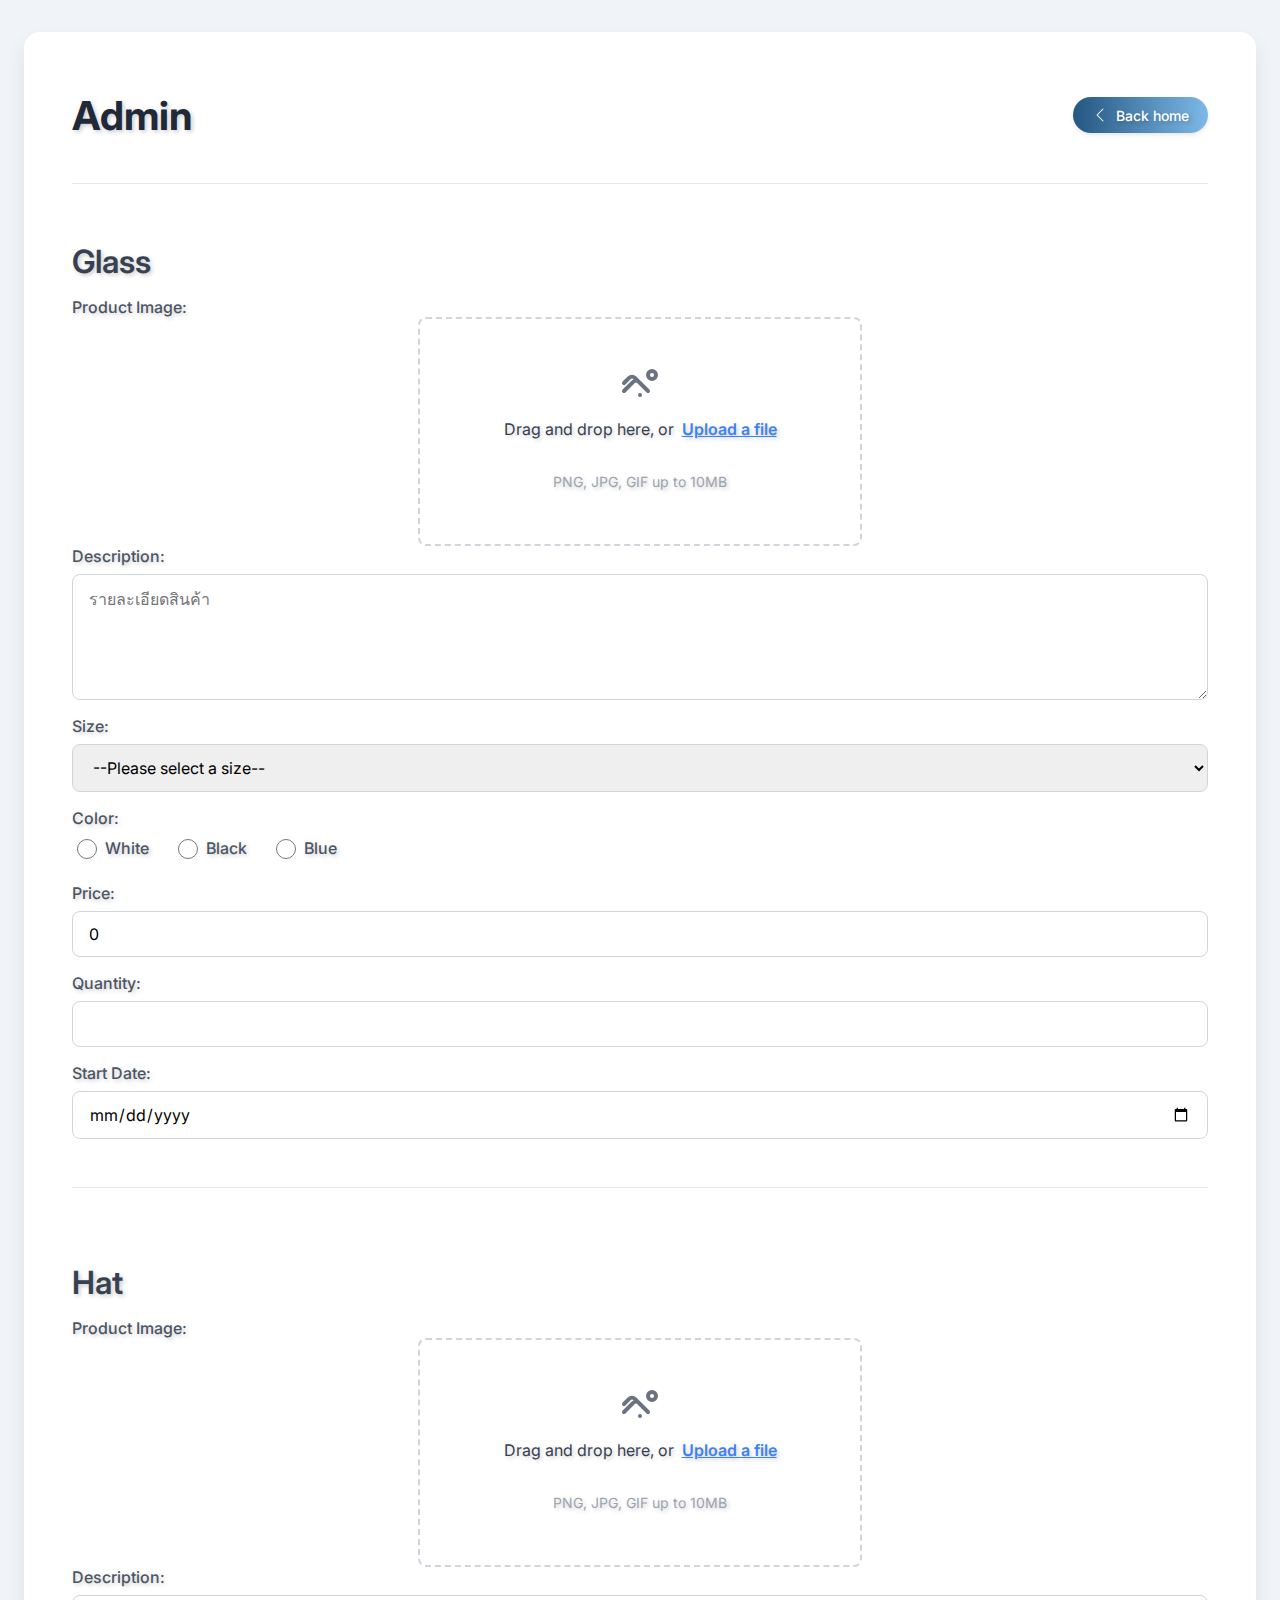
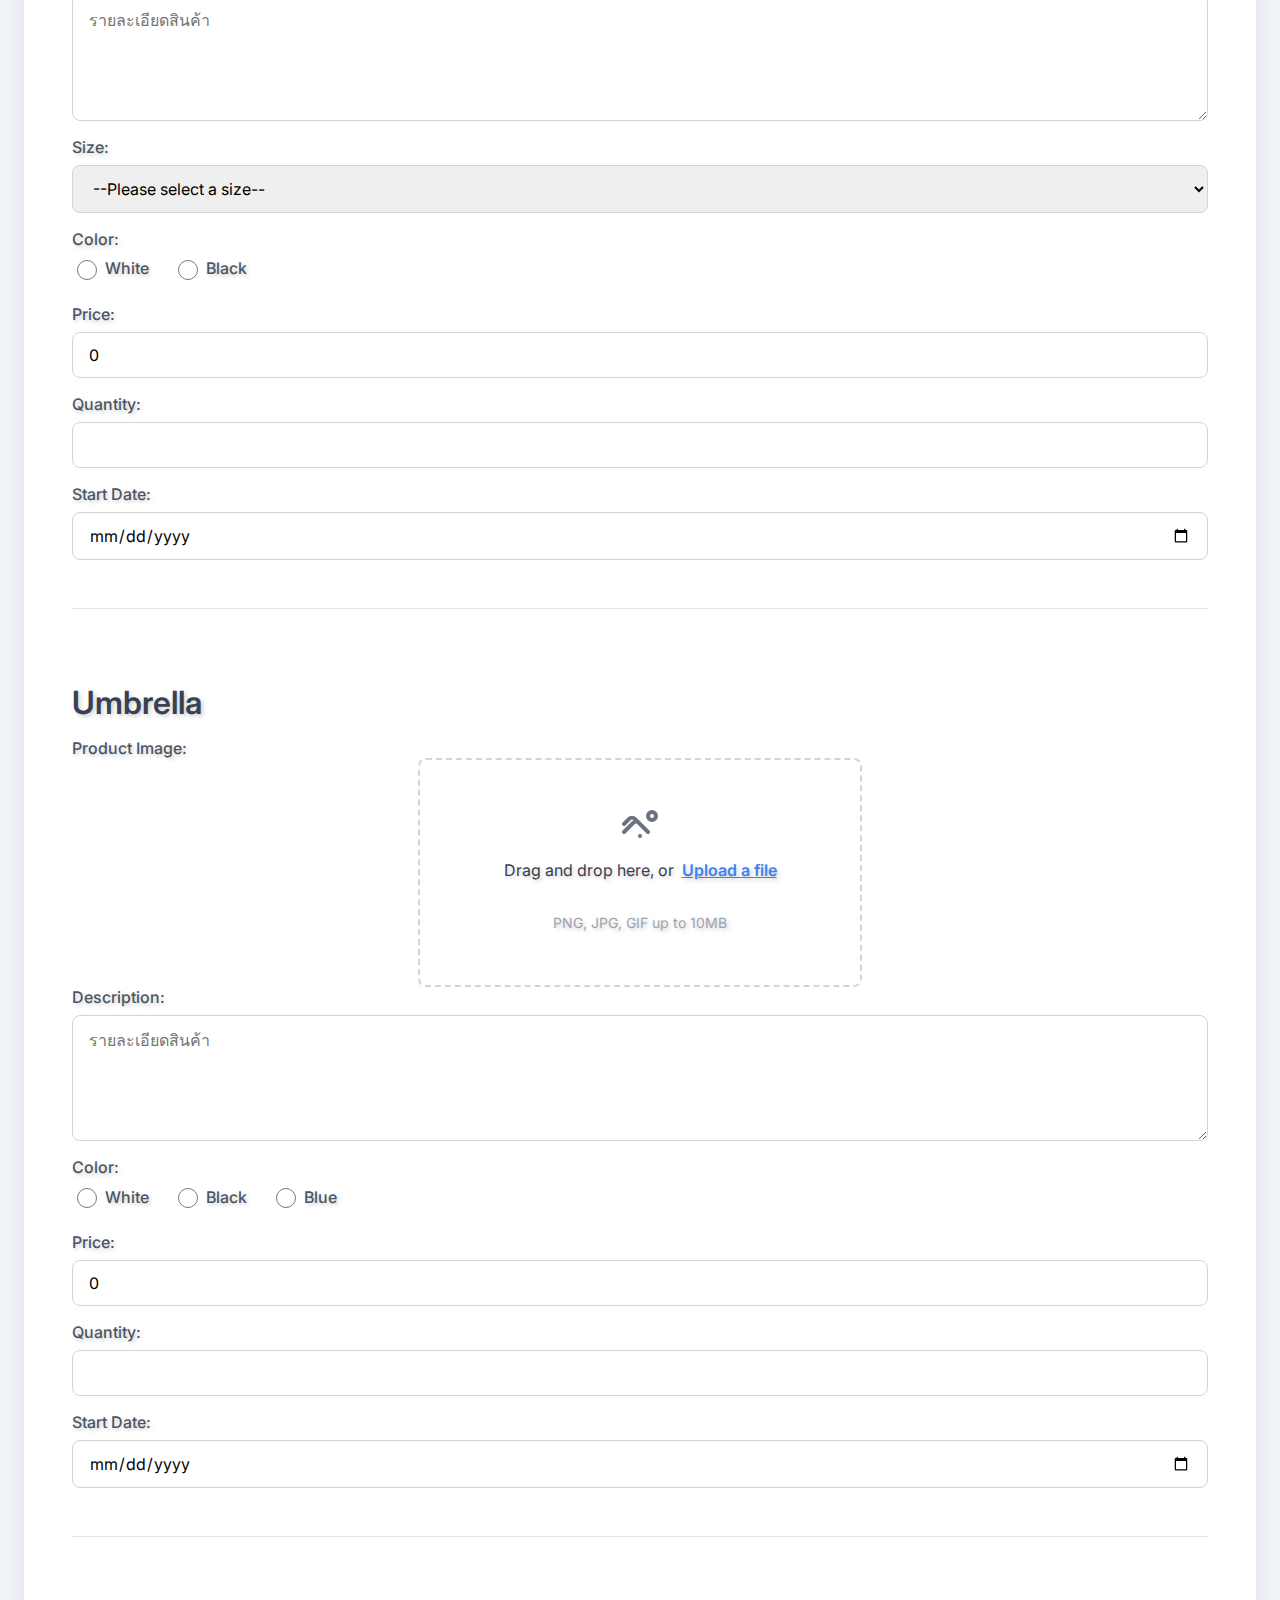
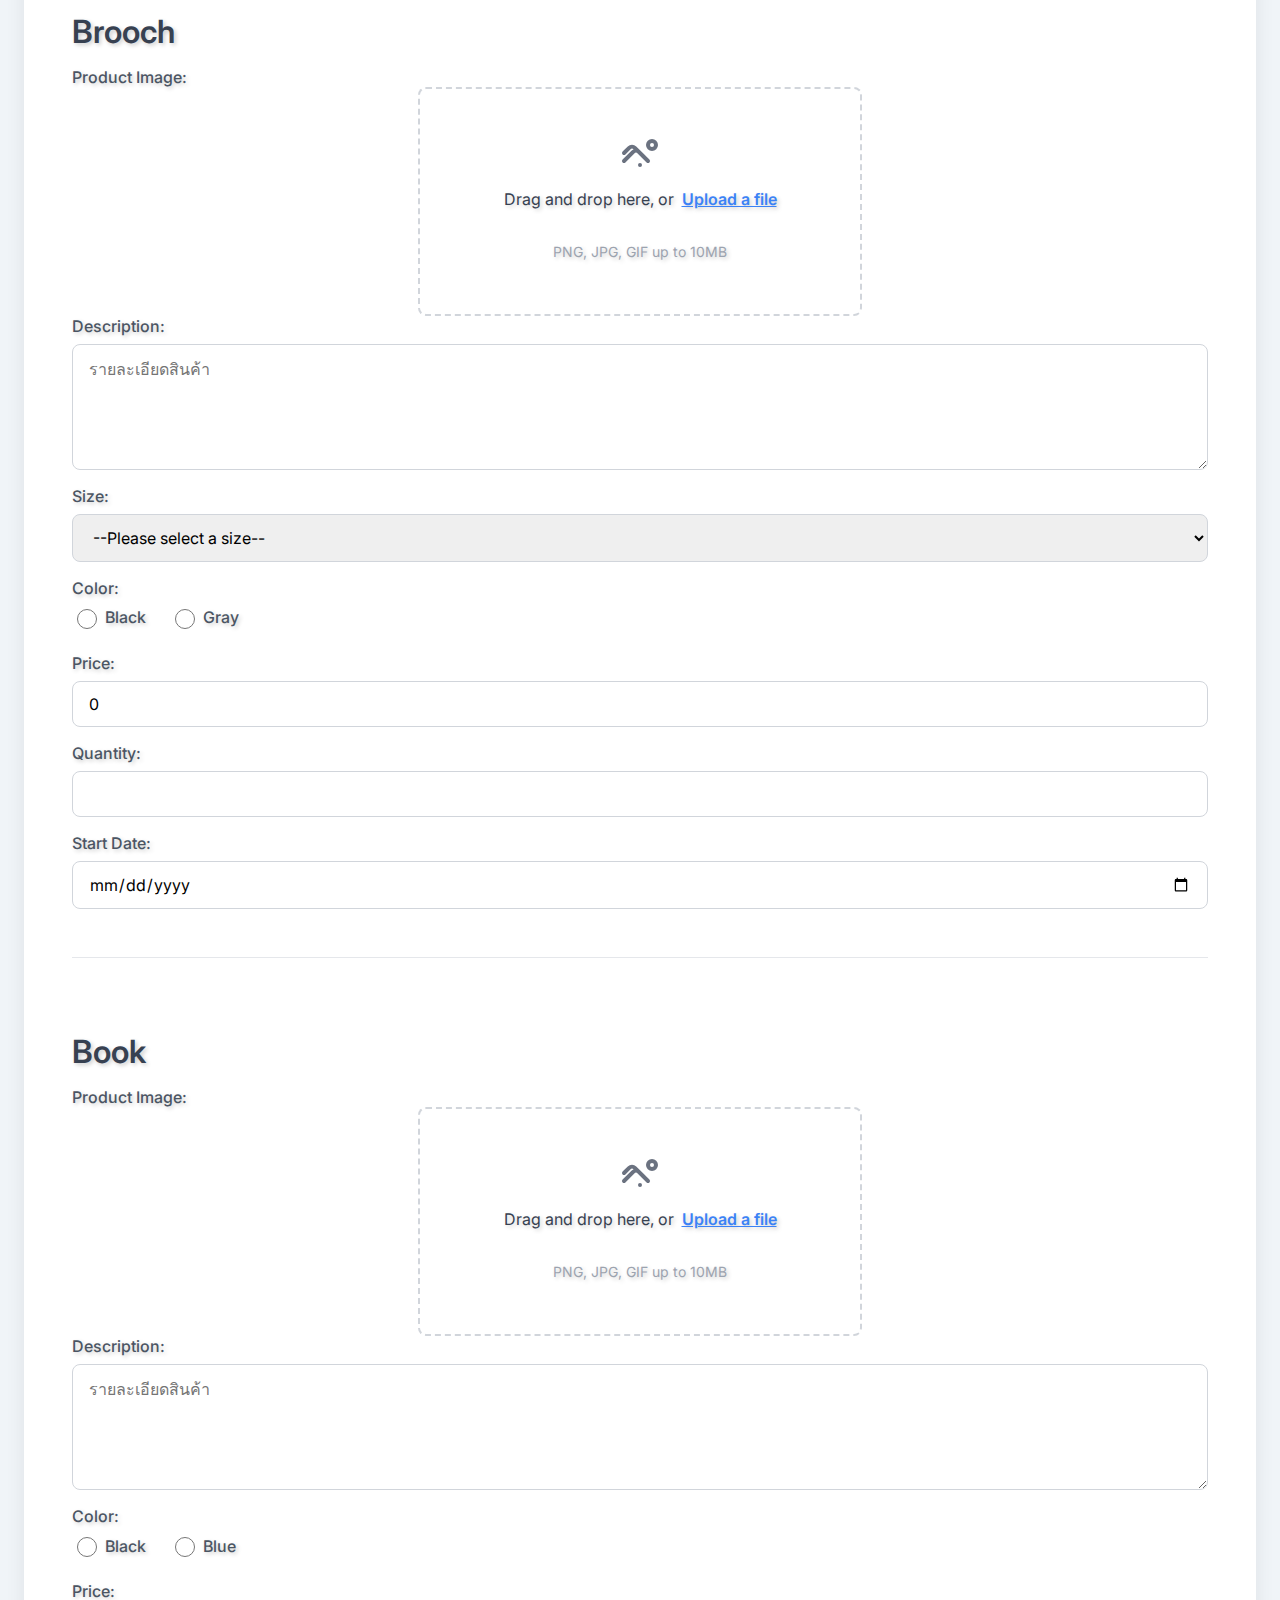
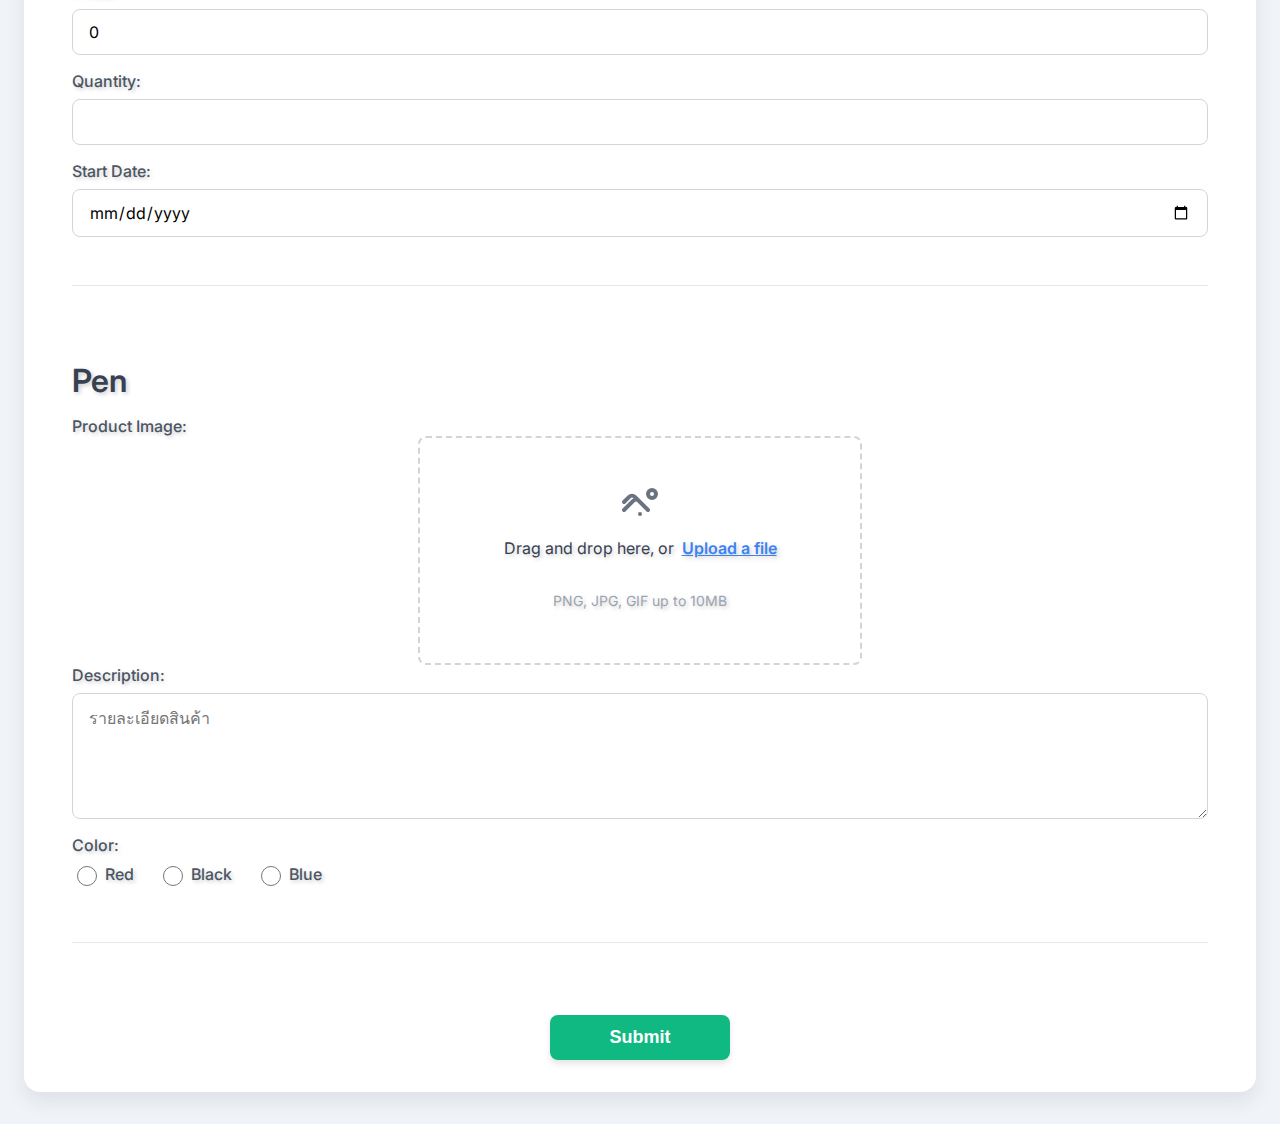
<file: wee.html>
<!DOCTYPE html>
<html lang="en">

<head>
  <meta charset="UTF-8" />
  <meta name="viewport" content="width=device-width, initial-scale=1" />
  <title>collocation</title>
  <link rel="stylesheet" href="https://fonts.googleapis.com/css2?family=Inter:wght@400;500;600;700&display=swap" />
  <link rel="stylesheet" href="https://cdnjs.cloudflare.com/ajax/libs/font-awesome/5.15.4/css/all.min.css" />
  <link rel="stylesheet" href="/css/wee.css" />
</head>

<body>
  <div class="container">
      <div class="header">
      <h1>Admin</h1>
      <a href="admin.html" class="back-home">
        <svg xmlns="http://www.w3.org/2000/svg" width="16" height="16" fill="currentColor"
          viewBox="0 0 16 16">
          <path fill-rule="evenodd"
            d="M11.354 1.646a.5.5 0 0 1 0 .708L5.707 8l5.647 5.646a.5.5 0 0 1-.708.708l-6-6a.5.5 0 0 1 0-.708l6-6a.5.5 0 0 1 .708 0z" />
        </svg>
        Back home
      </a>
    </div>

    <form action="/admin" method="POST" enctype="multipart/form-data">
      
      <!-- Glass -->
      <div class="product-section">
        <h2 class="section-title">Glass</h2>

            <div>
                <label for="productimage">Product Image:</label>
                <div class="file-upload-area">
                <div class="file-upload-content">
                    <svg class="icon" xmlns="http://www.w3.org/2000/svg" fill="none"
                    viewBox="0 0 24 24" stroke="currentColor">
                    <path stroke-linecap="round" stroke-linejoin="round" stroke-width="2"
                        d="M4 16l4.586-4.586a2 2 0 012.828 0L16 16m-2-2l-4.586-4.586a2 2 0 00-2.828 0L4 12m16-4a2 2 0 11-4 0 2 2 0 014 0zM12 18v.01" />
                    </svg>
                    <div class="file-upload-text">
                    <span>Drag and drop here, or</span>
                    <label for="productimage">
                        Upload a file
                        <input type="file" name="productimage" id="productimage" accept="image/*">
                    </label>
                    </div>
                    <p class="file-upload-note">PNG, JPG, GIF up to 10MB</p>
                </div>
                </div>
            </div>


        <div class="form-group">
          <label for="description_glass">Description:</label>
          <textarea name="description_glass" id="description_glass" rows="5" maxlength="500" placeholder="รายละเอียดสินค้า" class="input-textarea"></textarea>
        </div>

        <div class="form-group">
          <label for="glass_name">Size:</label>
          <select name="glass_name" id="glass_name" class="input-select">
            <option value="default">--Please select a size--</option>
            <option value="m">M</option>
            <option value="l">L</option>
          </select>
        </div>

        <div class="form-group">
          <label>Color:</label>
          <div class="radio-group">
            <label><input type="radio" name="productcolor_glass" value="white" /> White</label>
            <label><input type="radio" name="productcolor_glass" value="black" /> Black</label>
            <label><input type="radio" name="productcolor_glass" value="blue" /> Blue</label>
          </div>
        </div>

        <div class="form-group">
          <label for="price_glass">Price:</label>
          <input type="number" name="price_glass" id="price_glass" min="0" max="700" step="10" value="0" class="input-number" />
        </div>

        <div class="form-group">
          <label for="quantity_glass">Quantity:</label>
          <input type="number" name="quantity_glass" id="quantity_glass" class="input-number" />
        </div>

        <div class="form-group">
          <label for="startdate_glass">Start Date:</label>
          <input type="date" name="startdate_glass" id="startdate_glass" class="input-date" />
        </div>
      </div>

      <!-- Hat -->
      <div class="product-section">
        <h2 class="section-title">Hat</h2>

         <div>
                <label for="productimage">Product Image:</label>
                <div class="file-upload-area">
                <div class="file-upload-content">
                    <svg class="icon" xmlns="http://www.w3.org/2000/svg" fill="none"
                    viewBox="0 0 24 24" stroke="currentColor">
                    <path stroke-linecap="round" stroke-linejoin="round" stroke-width="2"
                        d="M4 16l4.586-4.586a2 2 0 012.828 0L16 16m-2-2l-4.586-4.586a2 2 0 00-2.828 0L4 12m16-4a2 2 0 11-4 0 2 2 0 014 0zM12 18v.01" />
                    </svg>
                    <div class="file-upload-text">
                    <span>Drag and drop here, or</span>
                    <label for="productimage">
                        Upload a file
                        <input type="file" name="productimage" id="productimage" accept="image/*">
                    </label>
                    </div>
                    <p class="file-upload-note">PNG, JPG, GIF up to 10MB</p>
                </div>
                </div>
            </div>

        <div class="form-group">
          <label for="description_hat">Description:</label>
          <textarea name="description_hat" id="description_hat" rows="5" maxlength="500" placeholder="รายละเอียดสินค้า" class="input-textarea"></textarea>
        </div>

        <div class="form-group">
          <label for="hat_name">Size:</label>
          <select name="hat_name" id="hat_name" class="input-select">
            <option value="default">--Please select a size--</option>
            <option value="m">M</option>
            <option value="l">L</option>
          </select>
        </div>

        <div class="form-group">
          <label>Color:</label>
          <div class="radio-group">
            <label><input type="radio" name="productcolor_hat" value="white" /> White</label>
            <label><input type="radio" name="productcolor_hat" value="black" /> Black</label>
          </div>
        </div>

        <div class="form-group">
          <label for="price_hat">Price:</label>
          <input type="number" name="price_hat" id="price_hat" min="0" max="700" step="10" value="0" class="input-number" />
        </div>

        <div class="form-group">
          <label for="quantity_hat">Quantity:</label>
          <input type="number" name="quantity_hat" id="quantity_hat" class="input-number" />
        </div>

        <div class="form-group">
          <label for="startdate_hat">Start Date:</label>
          <input type="date" name="startdate_hat" id="startdate_hat" class="input-date" />
        </div>
      </div>

      <!-- Umbrella -->
      <div class="product-section">
        <h2 class="section-title">Umbrella</h2>

            <div>
                <label for="productimage">Product Image:</label>
                <div class="file-upload-area">
                <div class="file-upload-content">
                    <svg class="icon" xmlns="http://www.w3.org/2000/svg" fill="none"
                    viewBox="0 0 24 24" stroke="currentColor">
                    <path stroke-linecap="round" stroke-linejoin="round" stroke-width="2"
                        d="M4 16l4.586-4.586a2 2 0 012.828 0L16 16m-2-2l-4.586-4.586a2 2 0 00-2.828 0L4 12m16-4a2 2 0 11-4 0 2 2 0 014 0zM12 18v.01" />
                    </svg>
                    <div class="file-upload-text">
                    <span>Drag and drop here, or</span>
                    <label for="productimage">
                        Upload a file
                        <input type="file" name="productimage" id="productimage" accept="image/*">
                    </label>
                    </div>
                    <p class="file-upload-note">PNG, JPG, GIF up to 10MB</p>
                </div>
                </div>
            </div>


        <div class="form-group">
          <label for="description_umbrella">Description:</label>
          <textarea name="description_umbrella" id="description_umbrella" rows="5" maxlength="500" placeholder="รายละเอียดสินค้า" class="input-textarea"></textarea>
        </div>

        <div class="form-group">
          <label>Color:</label>
          <div class="radio-group">
            <label><input type="radio" name="productcolor_umbrella" value="white" /> White</label>
            <label><input type="radio" name="productcolor_umbrella" value="black" /> Black</label>
            <label><input type="radio" name="productcolor_umbrella" value="blue" /> Blue</label>
          </div>
        </div>

        <div class="form-group">
          <label for="price_umbrella">Price:</label>
          <input type="number" name="price_umbrella" id="price_umbrella" min="0" max="700" step="10" value="0" class="input-number" />
        </div>

        <div class="form-group">
          <label for="quantity_umbrella">Quantity:</label>
          <input type="number" name="quantity_umbrella" id="quantity_umbrella" class="input-number" />
        </div>

        <div class="form-group">
          <label for="startdate_umbrella">Start Date:</label>
          <input type="date" name="startdate_umbrella" id="startdate_umbrella" class="input-date" />
        </div>
      </div>

      <!-- Brooch -->
      <div class="product-section">
        <h2 class="section-title">Brooch</h2>

            <div>
                <label for="productimage">Product Image:</label>
                <div class="file-upload-area">
                <div class="file-upload-content">
                    <svg class="icon" xmlns="http://www.w3.org/2000/svg" fill="none"
                    viewBox="0 0 24 24" stroke="currentColor">
                    <path stroke-linecap="round" stroke-linejoin="round" stroke-width="2"
                        d="M4 16l4.586-4.586a2 2 0 012.828 0L16 16m-2-2l-4.586-4.586a2 2 0 00-2.828 0L4 12m16-4a2 2 0 11-4 0 2 2 0 014 0zM12 18v.01" />
                    </svg>
                    <div class="file-upload-text">
                    <span>Drag and drop here, or</span>
                    <label for="productimage">
                        Upload a file
                        <input type="file" name="productimage" id="productimage" accept="image/*">
                    </label>
                    </div>
                    <p class="file-upload-note">PNG, JPG, GIF up to 10MB</p>
                </div>
                </div>
            </div>


        <div class="form-group">
          <label for="description_brooch">Description:</label>
          <textarea name="description_brooch" id="description_brooch" rows="5" maxlength="500" placeholder="รายละเอียดสินค้า" class="input-textarea"></textarea>
        </div>

        <div class="form-group">
          <label for="brooch_name">Size:</label>
          <select name="brooch_name" id="brooch_name" class="input-select">
            <option value="default">--Please select a size--</option>
            <option value="m">M</option>
            <option value="l">L</option>
          </select>
        </div>

        <div class="form-group">
          <label>Color:</label>
          <div class="radio-group">
            <label><input type="radio" name="productcolor_brooch" value="black" /> Black</label>
            <label><input type="radio" name="productcolor_brooch" value="gray" /> Gray</label>
          </div>
        </div>

        <div class="form-group">
          <label for="price_brooch">Price:</label>
          <input type="number" name="price_brooch" id="price_brooch" min="0" max="700" step="10" value="0" class="input-number" />
        </div>

        <div class="form-group">
          <label for="quantity_brooch">Quantity:</label>
          <input type="number" name="quantity_brooch" id="quantity_brooch" class="input-number" />
        </div>

        <div class="form-group">
          <label for="startdate_brooch">Start Date:</label>
          <input type="date" name="startdate_brooch" id="startdate_brooch" class="input-date" />
        </div>
      </div>

      <!-- Book -->
      <div class="product-section">
        <h2 class="section-title">Book</h2>

            <div>
                <label for="productimage">Product Image:</label>
                <div class="file-upload-area">
                <div class="file-upload-content">
                    <svg class="icon" xmlns="http://www.w3.org/2000/svg" fill="none"
                    viewBox="0 0 24 24" stroke="currentColor">
                    <path stroke-linecap="round" stroke-linejoin="round" stroke-width="2"
                        d="M4 16l4.586-4.586a2 2 0 012.828 0L16 16m-2-2l-4.586-4.586a2 2 0 00-2.828 0L4 12m16-4a2 2 0 11-4 0 2 2 0 014 0zM12 18v.01" />
                    </svg>
                    <div class="file-upload-text">
                    <span>Drag and drop here, or</span>
                    <label for="productimage">
                        Upload a file
                        <input type="file" name="productimage" id="productimage" accept="image/*">
                    </label>
                    </div>
                    <p class="file-upload-note">PNG, JPG, GIF up to 10MB</p>
                </div>
                </div>
            </div>


        <div class="form-group">
          <label for="description_book">Description:</label>
          <textarea name="description_book" id="description_book" rows="5" maxlength="500" placeholder="รายละเอียดสินค้า" class="input-textarea"></textarea>
        </div>

        <div class="form-group">
          <label>Color:</label>
          <div class="radio-group">
            <label><input type="radio" name="productcolor_book" value="black" /> Black</label>
            <label><input type="radio" name="productcolor_book" value="blue" /> Blue</label>
          </div>
        </div>

        <div class="form-group">
          <label for="price_book">Price:</label>
          <input type="number" name="price_book" id="price_book" min="0" max="700" step="10" value="0" class="input-number" />
        </div>

        <div class="form-group">
          <label for="quantity_book">Quantity:</label>
          <input type="number" name="quantity_book" id="quantity_book" class="input-number" />
        </div>

        <div class="form-group">
          <label for="startdate_book">Start Date:</label>
          <input type="date" name="startdate_book" id="startdate_book" class="input-date" />
        </div>
      </div>

      <!-- Pen -->
      <div class="product-section">
        <h2 class="section-title">Pen</h2>

            <div>
                <label for="productimage">Product Image:</label>
                <div class="file-upload-area">
                <div class="file-upload-content">
                    <svg class="icon" xmlns="http://www.w3.org/2000/svg" fill="none"
                    viewBox="0 0 24 24" stroke="currentColor">
                    <path stroke-linecap="round" stroke-linejoin="round" stroke-width="2"
                        d="M4 16l4.586-4.586a2 2 0 012.828 0L16 16m-2-2l-4.586-4.586a2 2 0 00-2.828 0L4 12m16-4a2 2 0 11-4 0 2 2 0 014 0zM12 18v.01" />
                    </svg>
                    <div class="file-upload-text">
                    <span>Drag and drop here, or</span>
                    <label for="productimage">
                        Upload a file
                        <input type="file" name="productimage" id="productimage" accept="image/*">
                    </label>
                    </div>
                    <p class="file-upload-note">PNG, JPG, GIF up to 10MB</p>
                </div>
                </div>
            </div>


        <div class="form-group">
          <label for="description_pen">Description:</label>
          <textarea name="description_pen" id="description_pen" rows="5" maxlength="500" placeholder="รายละเอียดสินค้า" class="input-textarea"></textarea>
        </div>

        <div class="form-group">
          <label>Color:</label>
          <div class="radio-group">
            <label><input type="radio" name="productcolor_pen" value="red" /> Red</label>
            <label><input type="radio" name="productcolor_pen" value="black" /> Black</label>
            <label><input type="radio" name="productcolor_pen" value="blue" /> Blue</label>
          </div>
        </div>
      </div>

      <div style="text-align:center; margin-top:1.5rem;">
        <button type="submit" class="btn-submit">Submit</button>
      </div>

    </form>
  </div>
</body>

</html>
</file>
<file: css/styles.css>
body {
    font-family: 'Inter', sans-serif;
    background-color: #f6f6f6; 
    display: flex;
    justify-content: center;
    align-items: center; 
    min-height: 100vh;
    margin: 0;
    padding-bottom: 50px; 
    overflow: hidden; 
    text-shadow: 2px 2px 4px rgba(0, 0, 0, 0.2);
}

body > div {
    display: flex;
    background-color: #ffffff;
    border-radius: 15px;
    box-shadow: 0 10px 30px rgba(0, 0, 0, 0.1);
    width: 900px; 
    max-width: 90%;
    overflow: hidden;
}

.form-lodin {
    flex: 1;
    padding: 40px;
    display: flex;
    flex-direction: column;
    justify-content: center;
    align-items: center;
    text-align: center;
    border-radius: 15px 0 0 15px; 
}

.form-lodin h1 {
    font-size: 2.5rem;
    font-weight: 700;
    color: #333;
    margin-bottom: 30px;
}

.input-group {
    position: relative;
    width: 100%;
    margin-bottom: 25px;
    text-align: left;
}

.input-group label {
    display: block;
    font-size: 0.9rem;
    color: #555;
    margin-bottom: 8px;
    font-weight: 500;
}

.input-group input {
    width: 89%;
    padding: 12px 15px 12px 40px; 
    border: 1px solid #ddd;
    border-radius: 8px;
    font-size: 1rem;
    transition: border-color 0.3s ease;
}

.input-group input:focus {
    outline: none;
    border-color: #2196F3; 
    box-shadow: 0 0 0 3px rgba(33, 150, 243, 0.2);
}

.input-group .bx {
    position: absolute;
    left: 15px;
    top: 60%; 
    transform: translateY(-50%);
    color: #888;
    font-size: 1.2rem;
}

.input-group button {
    width: 89%;
    padding: 12px 15px 12px 40px;
    background-color: #409be5; 
    color: #fff;
    border: none;
    border-radius: 8px;
    font-size: 1.1rem;
    font-weight: 600;
    cursor: pointer;
    transition: background-color 0.3s ease, transform 0.1s ease;
    text-transform: uppercase;
    letter-spacing: 1px;
    display: block;
    margin: 0 auto;
}

.input-group button:hover {
    background-color: #1368bd; 
    transform: translateY(-2px);
}

.input-group button:active {
    transform: translateY(0);
}

.form-lodin p {
    font-size: 0.9rem;
    color: #777;
    margin: 25px 0 20px;
}

.social-login {
    display: flex;
    justify-content: center;
    gap: 15px;
    width: 100%;
}

.social-btn {
    display: inline-flex;
    align-items: center;
    justify-content: center;
    padding: 12px 20px;
    border-radius: 8px;
    text-decoration: none;
    color: #fff;
    font-size: 0.9rem;
    font-weight: 600;
    transition: background-color 0.3s ease, transform 0.1s ease;
    min-width: 120px;
}

.social-btn.facebook {
    background-color: #3b5998;
}

.social-btn.facebook:hover {
    background-color: #344e86;
    transform: translateY(-2px);
}

.social-btn.google {
    background-color: #dd4b39;
}

.social-btn.google:hover {
    background-color: #c23321;
    transform: translateY(-2px);
}

.social-btn.git {
    background-color: #333;
}

.social-btn.git:hover {
    background-color: #222;
    transform: translateY(-2px);
}

.toggle-page {
    flex: 1;
    background: linear-gradient(to right, #245781, #7db8e8);
    color: #fff;
    display: flex;
    flex-direction: column;
    justify-content: center;
    align-items: center;
    padding: 40px;
    text-align: center;
    border-radius: 0 15px 15px 0; 
}

.toggle-page h2 {
    font-size: 2rem;
    font-weight: 700;
    margin-bottom: 20px;
    line-height: 1.2;
}

.toggle-page p {
    font-size: 1.1rem;
    line-height: 1.6;
    max-width: 350px;
}

@media (max-width: 768px) {
    body > div {
        display: flex;
        flex-direction: column; /* Stack elements vertically by default */
        background-color: #ffffff;
        border-radius: 15px;
        box-shadow: 0 10px 30px rgba(0, 0, 0, 0.1);
        width: 100%; /* Full width on small screens */
        max-width: 90%; /* Max width for larger mobile devices */
        overflow: hidden;
    }

    .form-lodin {
        flex: 1;
        padding: 15px;
        display: flex;
        flex-direction: column;
        justify-content: center;
        align-items: center;
        text-align: center;
        border-radius: 0;
    }

    .form-lodin h1 {
        font-size: 2rem; /* Adjusted font size for mobile */
        font-weight: 700;
        color: #333;
        margin-bottom: 25px; /* Slightly reduced margin */
    }

    .input-group {
        position: relative;
        width: 100%;
        margin-bottom: 20px; /* Slightly reduced margin */
        text-align: left;
    }

    .input-group label {
        display: block;
        font-size: 0.85rem; /* Adjusted font size */
        color: #555;
        margin-bottom: 6px; /* Slightly reduced margin */
        font-weight: 500;
    }

    .input-group input {
        width: calc(100% - 55px); /* Calculate width to account for padding and icon */
        padding: 12px 15px 12px 40px;
        border: 1px solid #ddd;
        border-radius: 8px;
        font-size: 1rem;
        transition: border-color 0.3s ease;
    }

    .input-group input:focus {
        outline: none;
        border-color: #2196F3;
        box-shadow: 0 0 0 3px rgba(33, 150, 243, 0.2);
    }

    .input-group .bx {
        position: absolute;
        left: 15px;
        top: 50%; /* Center vertically relative to the input field */
        transform: translateY(-50%);
        color: #888;
        font-size: 1.2rem;
    }

    .input-group button {
        width: 100%; /* Full width for button */
        padding: 12px 15px; /* Adjusted padding */
        background-color: #409be5;
        color: #fff;
        border: none;
        border-radius: 8px;
        font-size: 1.1rem;
        font-weight: 600;
        cursor: pointer;
        transition: background-color 0.3s ease, transform 0.1s ease;
        text-transform: uppercase;
        letter-spacing: 1px;
        display: block;
        margin: 0 auto;
    }

    .input-group button:hover {
        background-color: #1368bd;
        transform: translateY(-2px);
    }

    .input-group button:active {
        transform: translateY(0);
    }

    .form-lodin p {
        font-size: 0.85rem; /* Adjusted font size */
        color: #777;
        margin: 20px 0 15px; /* Adjusted margin */
    }

    .social-login {
        display: flex;
        flex-wrap: wrap; /* Allow buttons to wrap on smaller screens */
        justify-content: center;
        gap: 10px; /* Slightly reduced gap */
        width: 100%;
    }

    .social-btn {
        display: inline-flex
;
        align-items: center;
        justify-content: center;
        padding: 10px;
        border-radius: 8px;
        font-size: 0.85rem;
        font-weight: 100;
        transition: background-color 0.3s ease, transform 0.1s ease;
        min-width: 50px;
        flex-grow: revert;
        max-width: 48%;
    }

    .social-btn.facebook {
        background-color: #3b5998;
    }

    .social-btn.facebook:hover {
        background-color: #344e86;
        transform: translateY(-2px);
    }

    .social-btn.google {
        background-color: #dd4b39;
    }

    .social-btn.google:hover {
        background-color: #c23321;
        transform: translateY(-2px);
    }

    .social-btn.git {
        background-color: #333;
    }

    .social-btn.git:hover {
        background-color: #222;
        transform: translateY(-2px);
    }

    .toggle-page {
        flex: 1;
        background: linear-gradient(to bottom, #186db2, #7db8e8);
        color: #fff;
        display: flex;
        flex-direction: column;
        justify-content: center;
        align-items: center;
        padding: 5px;
        text-align: center;
        border-radius: 0 0 15px 15px;
    }

    .toggle-page h2 {
        font-size: 1.8rem; /* Adjusted font size */
        font-weight: 700;
        margin-bottom: 15px; /* Slightly reduced margin */
        line-height: 1.2;
    }

    .toggle-page p {
        font-size: 1rem; /* Adjusted font size */
        line-height: 1.5;
        max-width: 90%; /* Adjusted max-width for better fit */
    }
}
</file>
<file: css/stylesss.css>
body {
    font-family: 'Inter', sans-serif;
    background-color: #f0f4f8;
    display: flex;
    justify-content: center;
    align-items: center;
    min-height: 100vh;
    padding: 1.5rem;
    color: #333;
    text-shadow: 2px 2px 4px rgba(0, 0, 0, 0.2);
}


.container {
    background-color: #ffffff;
    padding: 2rem;
    border-radius: 1rem;
    box-shadow: 0 10px 20px rgba(0, 0, 0, 0.08);
    width: 90%;
    max-width: 1200px; /* หรือ 1000px แล้วแต่ดีไซน์ */
}


.header {
    display: flex;
    justify-content: space-between;
    align-items: center;
    margin-bottom: 2rem;
    padding-bottom: 1rem;
    border-bottom: 1px solid #e5e7eb;
}

.header h1 {
    font-size: 2.5rem;
    font-weight: 700;
    color: #1f2937;
}

.back-home {
    display: inline-flex;
    align-items: center;
    padding: 0.6rem 1.2rem;
    font-size: 0.875rem;
    font-weight: 500;
    text-decoration: none;
    color: #ffffff;
    background-image: linear-gradient(to right, #245781, #7db8e8);
    border-radius: 9999px;
    transition: background 0.2s ease-in-out, transform 0.2s ease-in-out;
    box-shadow: 0 2px 4px rgba(0, 0, 0, 0.1);
}


.back-home:hover {
    background-color: #2563eb;
    transform: translateY(-1px);
}

.back-home svg {
    width: 1rem;
    height: 1rem;
    margin-right: 0.5rem;
}


form {
    display: flex;
    flex-direction: column;
    gap: 1.5rem;
}

form h2 {
    font-size: 2rem;
    font-weight: 600;
    color: #374151;
    margin-bottom: 0.5rem;
}


form>div:not(.sidebar-footer) {
    display: flex;
    flex-direction: column;
}

label,
p {
    font-size: 1rem;
    font-weight: 500;
    margin-bottom: 0.5rem;
    color: #4b5563;
}


.file-upload-area {
    border: 2px dashed #d1d5db;
    border-radius: 0.5rem;
    padding: 95px;
    text-align: center;
    transition: border-color 0.2s ease-in-out;
    cursor: pointer;
}

.file-upload-area:hover {
    border-color: #3b82f6;
}

.file-upload-content {
    display: flex;
    flex-direction: column;
    align-items: center;
    justify-content: center;
    color: #6b7280;
}

.file-upload-content .icon {
    width: 3rem;
    height: 3rem;
    margin-bottom: 0.5rem;
    color: #9ca3af;
}

.file-upload-text {
    display: flex;
    align-items: center;
    font-size: 0.875rem;
}

.file-upload-text label {
    cursor: pointer;
    color: #3b82f6;
    font-weight: 600;
    text-decoration: underline;
    margin-bottom: 0;
}

.file-upload-text span {
    margin-right: 0.25rem;
    color: #4b5563;
}

.file-upload-note {
    font-size: 0.75rem;
    color: #9ca3af;
    margin-top: 0.5rem;
}

input[type="file"] {
    display: none;
}

input[type="text"],
input[type="number"],
input[type="date"],
textarea {
    width: 98%;
    padding: 0.75rem;
    border: 1px solid #d1d5db;
    border-radius: 0.5rem;
    font-size: 1rem;
    transition: border-color 0.2s ease-in-out, box-shadow 0.2s ease-in-out;
}

input:focus,
textarea:focus {
    outline: none;
    border-color: #3b82f6;
    box-shadow: 0 0 0 3px rgba(59, 130, 246, 0.2);
}

textarea {
    resize: vertical;
}

.checkbox-group,
.radio-group {
    display: grid;
    gap: 0.75rem;
    grid-template-columns: repeat(2, 1fr);
}

@media (min-width: 640px) {
    .checkbox-group {
        grid-template-columns: repeat(3, 1fr);
    }

    .radio-group {
        grid-template-columns: repeat(4, 1fr);
    }
}

@media (min-width: 768px) {
    .checkbox-group {
        grid-template-columns: repeat(6, 1fr);
    }
}

.checkbox-group label,
.radio-group label {
    display: flex;
    align-items: center;
    font-size: 1rem;
    cursor: pointer;
    user-select: none;
}

.checkbox-group input[type="checkbox"],
.radio-group input[type="radio"] {
    margin-right: 0.5rem;
    width: 1.25rem;
    height: 1.25rem;
    cursor: pointer;
}

input[type="checkbox"] {
    border-radius: 0.25rem;
}

input[type="radio"] {
    border-radius: 50%;
}


button[type="submit"] {
    background-color: #10b981;
    color: #ffffff;
    font-size: 1.125rem;
    font-weight: 600;
    padding: 0.75rem 1.5rem;
    border: none;
    border-radius: 0.5rem;
    cursor: pointer;
    transition: background-color 0.2s ease-in-out, transform 0.2s ease-in-out;
    margin-top: 1.5rem;
    box-shadow: 0 4px 6px rgba(0, 0, 0, 0.1);
    
    max-width: 180px;   /* กำหนดความกว้างสูงสุด */
    width: 100%;        /* ให้เต็มพื้นที่ที่พ่อแม่กำหนด แต่ไม่เกิน max-width */
    white-space: nowrap;  /* ไม่ให้ข้อความตัดบรรทัด */
    overflow: hidden; 
    text-overflow: ellipsis; /* ถ้าข้อความยาวเกินจะขึ้น ... */

    display: block;
    margin-left: auto;
    margin-right: auto;
}


button[type="submit"]:hover {
    background-color: #059669;
    transform: translateY(-2px);
}

.sidebar-footer {
    margin-top: 2rem;
    padding-top: 1rem;
    border-top: 1px solid #e5e7eb;
    text-align: center;
}

.sidebar-footer .menu-item {
    display: inline-flex;
    align-items: center;
    padding: 0.75rem 1.5rem;
    font-size: 1rem;
    font-weight: 500;
    color: #ef4444;
    text-decoration: none;
    border-radius: 0.5rem;
    transition: background-color 0.2s ease-in-out;
}

.sidebar-footer .menu-item:hover {
    background-color: #fee2e2;
}

.sidebar-footer .menu-icon {
    margin-right: 0.75rem;
}
</file>
<file: css/shopp.css>
/* General Body and Container Styling */
body {
    font-family: 'Kanit', sans-serif;
    margin: 0;
    padding: 20px;
    background-color: #f4f4f4;
    color: #333;
}

.product-container {
    display: flex;
    flex-wrap: wrap;
    background-color: #fff;
    padding: 30px;
    border-radius: 10px;
    box-shadow: 0 4px 8px rgba(0, 0, 0, 0.1);
    max-width: 1200px;
    margin: 20px auto;
}

.product-image-section {
    flex: 1;
    min-width: 300px;
    margin-right: 30px;
}

.main-image-wrapper img {
    width: 100%;
    border-radius: 8px;
    display: block;
}

/* ---------- */
/* ลบส่วนนี้ออกเลย เพราะใน HTML ไม่มี .thumbnail-wrapper */
/*
.thumbnail-wrapper {
    display: flex;
    justify-content: space-between;
    margin-top: 15px;
}

.thumbnail-wrapper img {
    width: 23%;
    border: 1px solid #ddd;
    border-radius: 5px;
    cursor: pointer;
    transition: border-color 0.3s;
}

.thumbnail-wrapper img:hover {
    border-color: #007bff;
}
*/
/* ---------- */

.product-details-section {
    flex: 2;
    min-width: 400px;
}

/* Product Details */
.category {
    color: #777;
    text-transform: uppercase;
    font-size: 14px;
}

.product-title {
    font-size: 2.5em;
    margin: 5px 0 10px;
}

.rating .stars {
    color: gold;
    font-size: 1.2em;
}

.review-count {
    color: #777;
    margin-left: 5px;
}

.price-info {
    margin-top: 20px;
}

.current-price {
    font-size: 2em;
    font-weight: bold;
    color: #5b7b9c;
}

/* ---------- */
/* ลบ .original-price ออก เพราะใน HTML ไม่มีแสดงราคาที่ลด */
/*
.original-price {
    color: #999;
    text-decoration: line-through;
    margin-left: 10px;
}
*/
/* ---------- */

.description {
    line-height: 1.6;
    margin: 20px 0;
}

/* Product Options */
.product-options h3 {
    font-size: 1em;
    margin-bottom: 10px;
}

.size-options .size-btn {
    border: 1px solid #ddd;
    background-color: #fff;
    padding: 10px 15px;
    margin-right: 10px;
    border-radius: 5px;
    cursor: pointer;
    transition: background-color 0.3s, color 0.3s;
}

.size-options .size-btn.active,
.size-options .size-btn:hover {
    background-color: #007bff;
    color: #fff;
}

.quantity-selector {
    display: flex;
    align-items: center;
    margin: 20px 0;
}

.quantity-selector .quantity-btn {
    width: 30px;
    height: 30px;
    border: 1px solid #ddd;
    background-color: #fff;
    cursor: pointer;
    font-size: 1.2em;
}

.quantity-selector input {
    width: 40px;
    text-align: center;
    border: 1px solid #ddd;
    margin: 0 5px;
    height: 30px;
}

.action-buttons button {
    padding: 12px 25px;
    border: none;
    border-radius: 5px;
    font-size: 1em;
    cursor: pointer;
    transition: background-color 0.3s;
    text-transform: uppercase;
    font-weight: bold;
}

/* ---------- */
/* ลบ .add-to-cart-btn ออก เพราะ HTML ไม่มีปุ่มที่ใช้คลาสนี้ */
/*
.add-to-cart-btn {
    background-color: #007bff;
    color: #fff;
}
*/
/* ---------- */

.buy-now-btn {
    background-color: #ffc107;
    color: #333;
    margin-left: 10px;
}

/* Customer Reviews Section */
.review-section {
    background-color: #fff;
    padding: 30px;
    border-radius: 10px;
    box-shadow: 0 4px 8px rgba(0, 0, 0, 0.1);
    max-width: 1200px;
    margin: 20px auto;
}

.review-section h2 {
    font-size: 1.8em;
    border-bottom: 2px solid #ddd;
    padding-bottom: 10px;
    margin-bottom: 20px;
}

.review-item {
    border-bottom: 1px solid #eee;
    padding-bottom: 15px;
    margin-bottom: 15px;
}

.review-header {
    display: flex;
    justify-content: space-between;
    align-items: center;
    margin-bottom: 5px;
}

.reviewer-name {
    font-weight: bold;
}

.review-date {
    font-size: 0.9em;
    color: #888;
}

.review-rating {
    color: gold;
}

.review-text {
    line-height: 1.5;
}

/* Order Form Section */
.order-form-container {
    background-color: #fff;
    padding: 30px;
    border-radius: 10px;
    box-shadow: 0 4px 8px rgba(0, 0, 0, 0.1);
    max-width: 1200px;
    margin: 20px auto;
}

.order-form-container h2 {
    font-size: 1.8em;
    border-bottom: 2px solid #ddd;
    padding-bottom: 10px;
    margin-bottom: 20px;
}

.order-form fieldset {
    border: 1px solid #ddd;
    border-radius: 8px;
    padding: 20px;
    margin-bottom: 20px;
}

.order-form legend {
    font-size: 1.2em;
    font-weight: bold;
    color: #007bff;
    padding: 0 10px;
}

.form-group {
    margin-bottom: 15px;
}

.form-group label {
    display: block;
    margin-bottom: 5px;
    font-weight: bold;
    color: #888; /* หรือ #999 */
}

.form-group input[type="text"],
.form-group input[type="tel"],
.form-group input[type="date"],
.form-group textarea {
    width: 100%;
    padding: 10px;
    border: 1px solid #ddd;
    border-radius: 5px;
    box-sizing: border-box;
}

.shipping-options div,
.payment-options div {
    display: flex;
    align-items: center;
    gap: 15px;
}

.submit-button {
    width: 100%;
    padding: 15px;
    background-color: #49ab60;
    color: #fff;
    border: none;
    border-radius: 5px;
    font-size: 1.2em;
    cursor: pointer;
    transition: background-color 0.3s;
}

.submit-button:hover {
    background-color: #218838;
}
</file>
<file: css/wee.css>
/* Base and body */
body {
  font-family: 'Inter', sans-serif;
  background-color: #f0f4f8;
  display: flex;
  justify-content: center;
  align-items: flex-start;
  min-height: 100vh;
  padding: 2rem 1.5rem;
  color: #333;
  margin: 0;
  text-shadow: 2px 2px 4px rgba(0, 0, 0, 0.2);
}

.container {
  background-color: #fff;
  max-width: 1200px;
  width: 100%;
  border-radius: 1rem;
  padding: 2rem 3rem;
  box-shadow: 0 10px 20px rgba(0,0,0,0.08);
}

/* Header */
.header {
  display: flex;
  justify-content: space-between;
  align-items: center;
  margin-bottom: 2rem;
  padding-bottom: 1rem;
  border-bottom: 1px solid #e5e7eb;
}

.header h1 {
  font-size: 2.5rem;
  font-weight: 700;
  color: #1f2937;
}

/* Back home link */
.back-home {
  display: inline-flex;
  align-items: center;
  padding: 0.6rem 1.2rem;
  font-size: 0.875rem;
  font-weight: 500;
  text-decoration: none;
  color: #fff;
  background-image: linear-gradient(to right, #245781, #7db8e8);
  border-radius: 9999px;
  transition: background-color 0.2s ease-in-out, transform 0.2s ease-in-out;
  box-shadow: 0 2px 4px rgba(0,0,0,0.1);
}
.back-home svg {
  margin-right: 0.5rem;
}
.back-home:hover {
  background-color: #2563eb;
  transform: translateY(-2px);
}

/* Form styling */
form {
  display: flex;
  flex-direction: column;
  gap: 3rem;
}

/* Each product section */
.product-section {
  border-bottom: 1px solid #e5e7eb;
  padding-bottom: 2rem;
}

.product-section:last-child {
  border-bottom: none;
}

.section-title {
  font-size: 2rem;
  font-weight: 600;
  color: #374151;
  margin-bottom: 1rem;
}

/* Form groups */
.form-group {
  display: flex;
  flex-direction: column;
  margin-bottom: 1rem;
}

label {
  font-size: 1rem;
  font-weight: 500;
  margin-bottom: 0.5rem;
  color: #4b5563;
}

/* Input fields */
input[type="file"].input-file {
  padding: 0.5rem 0;
  font-size: 1rem;
}

input[type="text"].input-text,
input[type="number"].input-number,
input[type="date"].input-date,
select.input-select,
textarea.input-textarea {
  width: auto;
  padding: 0.75rem 1rem;
  font-size: 1rem;
  border: 1px solid #d1d5db;
  border-radius: 0.5rem;
  transition: border-color 0.2s ease-in-out, box-shadow 0.2s ease-in-out;
  resize: vertical;
  font-family: 'Inter', sans-serif;
}

input[type="text"].input-text:focus,
input[type="number"].input-number:focus,
input[type="date"].input-date:focus,
select.input-select:focus,
textarea.input-textarea:focus {
  outline: none;
  border-color: #3b82f6;
  box-shadow: 0 0 0 3px rgba(59,130,246,0.2);
}

/* Radio group styling */
.radio-group {
  display: flex;
  gap: 1.5rem;
  flex-wrap: wrap;
}

.radio-group label {
  display: flex;
  align-items: center;
  cursor: pointer;
  font-size: 1rem;
  color: #4b5563;
  user-select: none;
}

.radio-group input[type="radio"] {
  margin-right: 0.5rem;
  width: 1.25rem;
  height: 1.25rem;
  cursor: pointer;
  border-radius: 50%;
}

/* Submit button */
.btn-submit {
  background-color: #10b981;
  color: #fff;
  font-size: 1.125rem;
  font-weight: 600;
  padding: 0.75rem 1.5rem;
  border: none;
  border-radius: 0.5rem;
  cursor: pointer;
  transition: background-color 0.2s ease-in-out, transform 0.2s ease-in-out;
  max-width: 180px;
  width: 100%;
  margin: 0 auto;
  display: block;
  box-shadow: 0 4px 6px rgba(0,0,0,0.1);
  white-space: nowrap;
  overflow: hidden;
  text-overflow: ellipsis;
}

.btn-submit:hover {
  background-color: #059669;
  transform: translateY(-2px);
}

.file-upload-area {
  border: 2px dashed #d1d5db;
  border-radius: 0.5rem;
  padding: 40px 20px;
  text-align: center;
  cursor: pointer;
  transition: border-color 0.2s ease-in-out, background-color 0.2s ease-in-out;
  max-width: 400px;
  margin: 0 auto;
}

.file-upload-area:hover {
  border-color: #3b82f6;
  background-color: #f0f9ff;
}

.file-upload-content {
  display: flex;
  flex-direction: column;
  align-items: center;
  gap: 0.75rem;
}

.file-upload-content .icon {
  width: 48px;
  height: 48px;
  stroke: #6b7280; /* สีเทาอ่อน */
}

.file-upload-text {
  font-size: 1rem;
  color: #374151;
}

.file-upload-text label {
  color: #3b82f6;
  text-decoration: underline;
  cursor: pointer;
  margin-left: 0.25rem;
  font-weight: 600;
}

.file-upload-text label input[type="file"] {
  display: none; /* ซ่อน input file จริง */
}

.file-upload-note {
  font-size: 0.875rem;
  color: #9ca3af;
}

/* ทำให้ทั้ง .file-upload-area คลิกได้ */
.file-upload-area label {
  display: inline-block;
}

/* Responsive adjustments */
@media (max-width: 768px) {
  .container {
    padding: 1.5rem 1rem;
  }

  .radio-group {
    gap: 1rem;
  }
}
</file>
